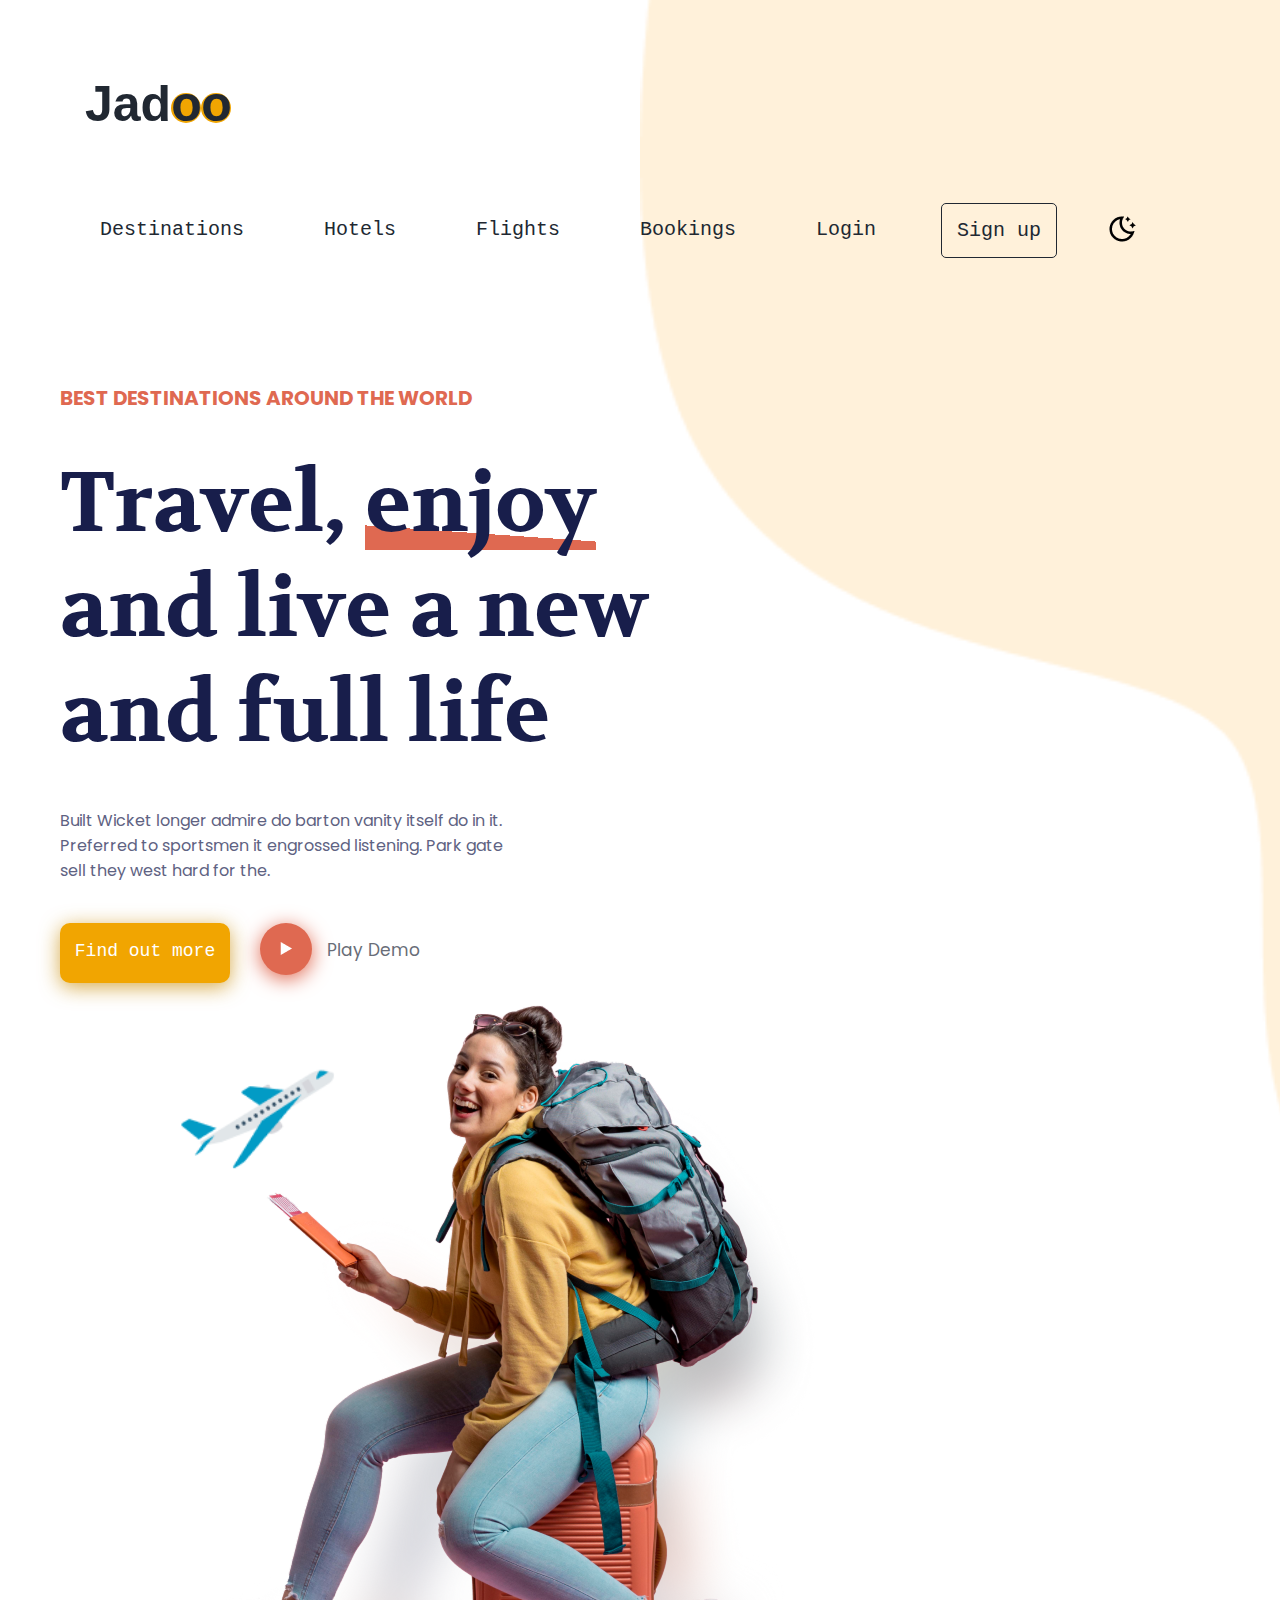
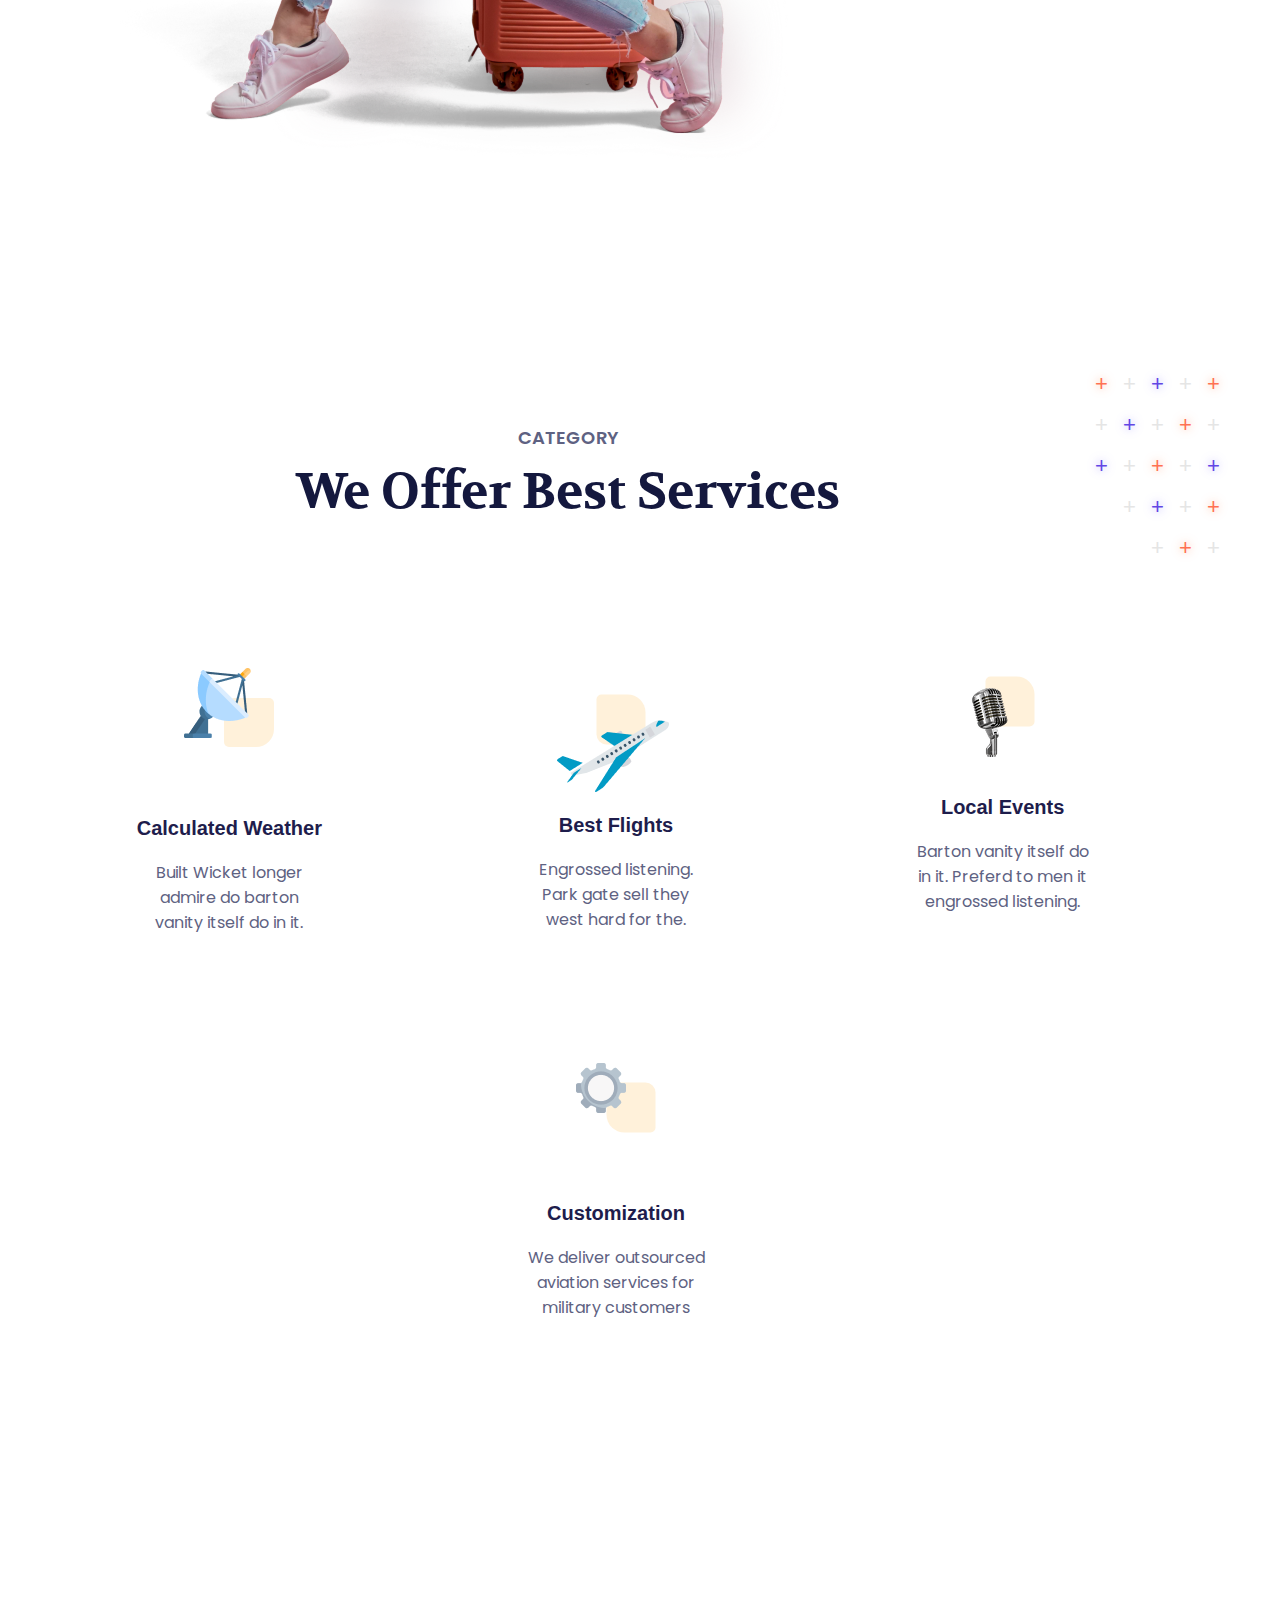
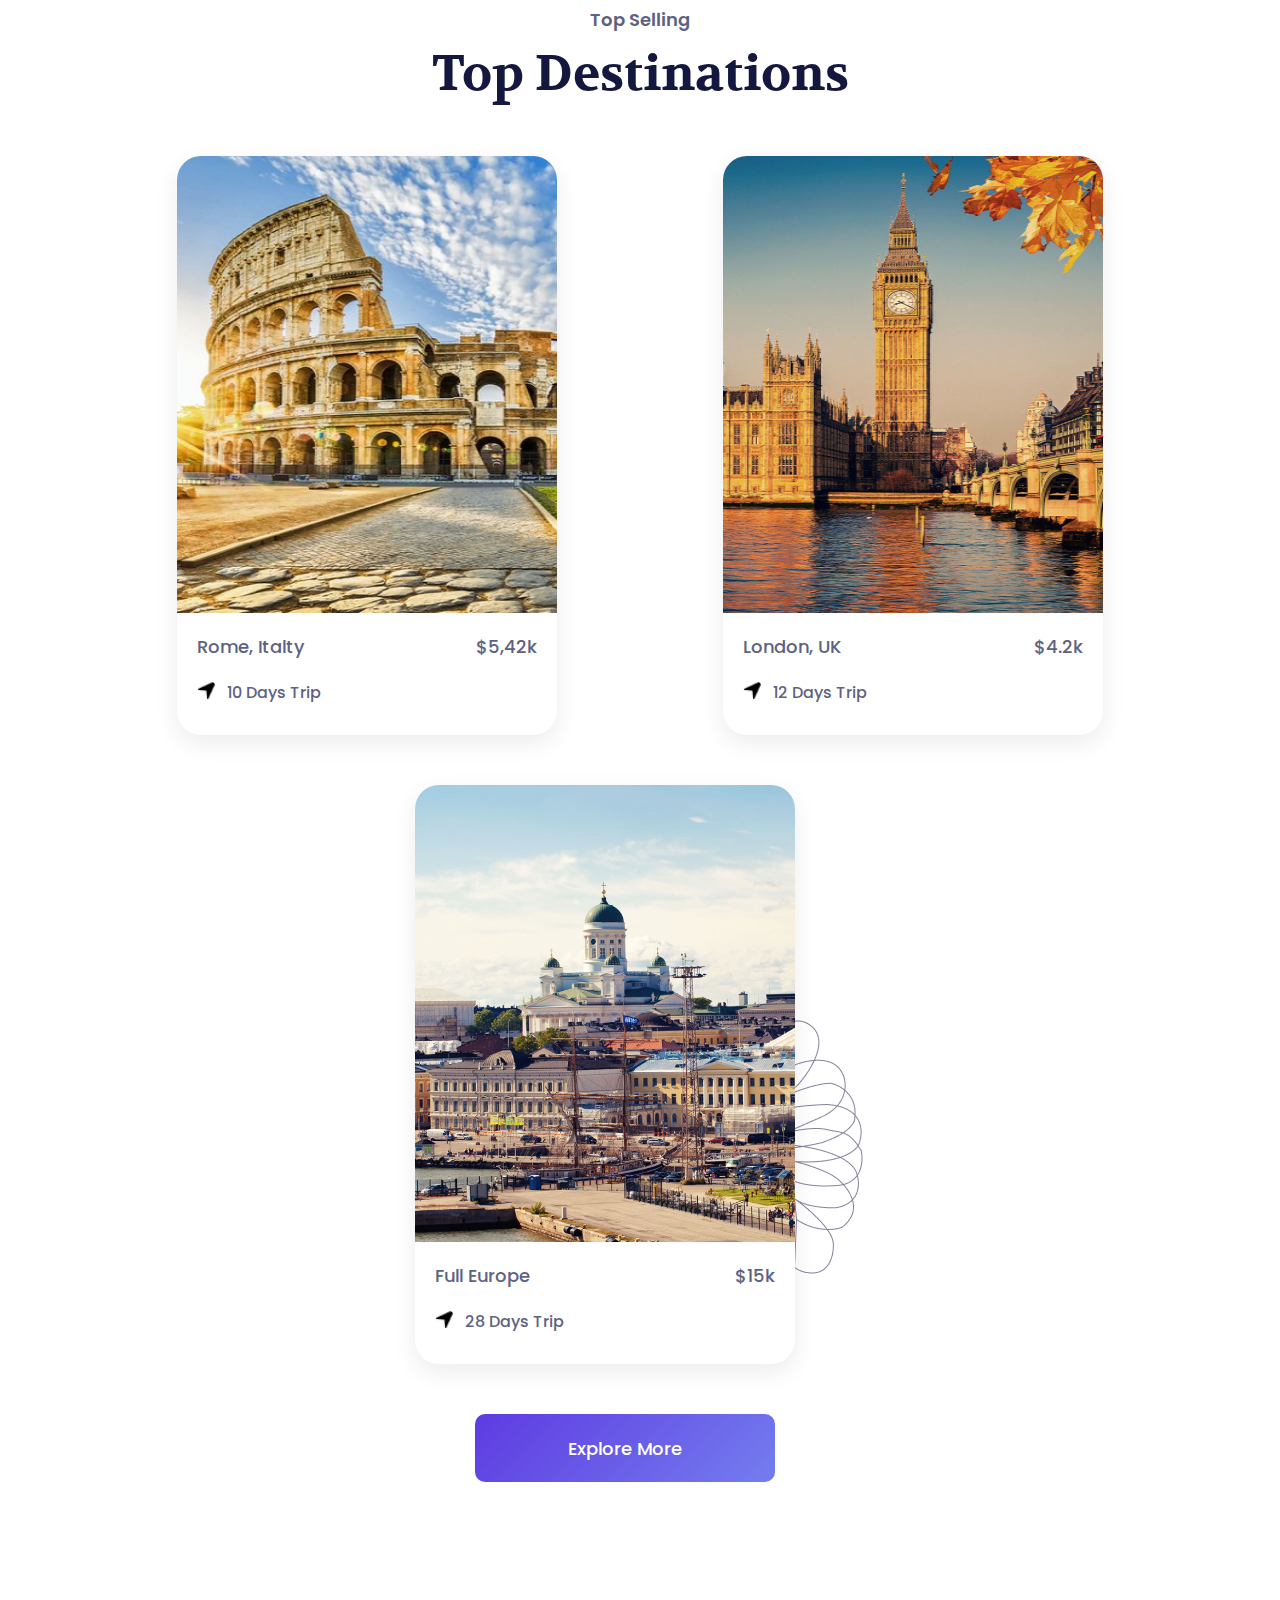
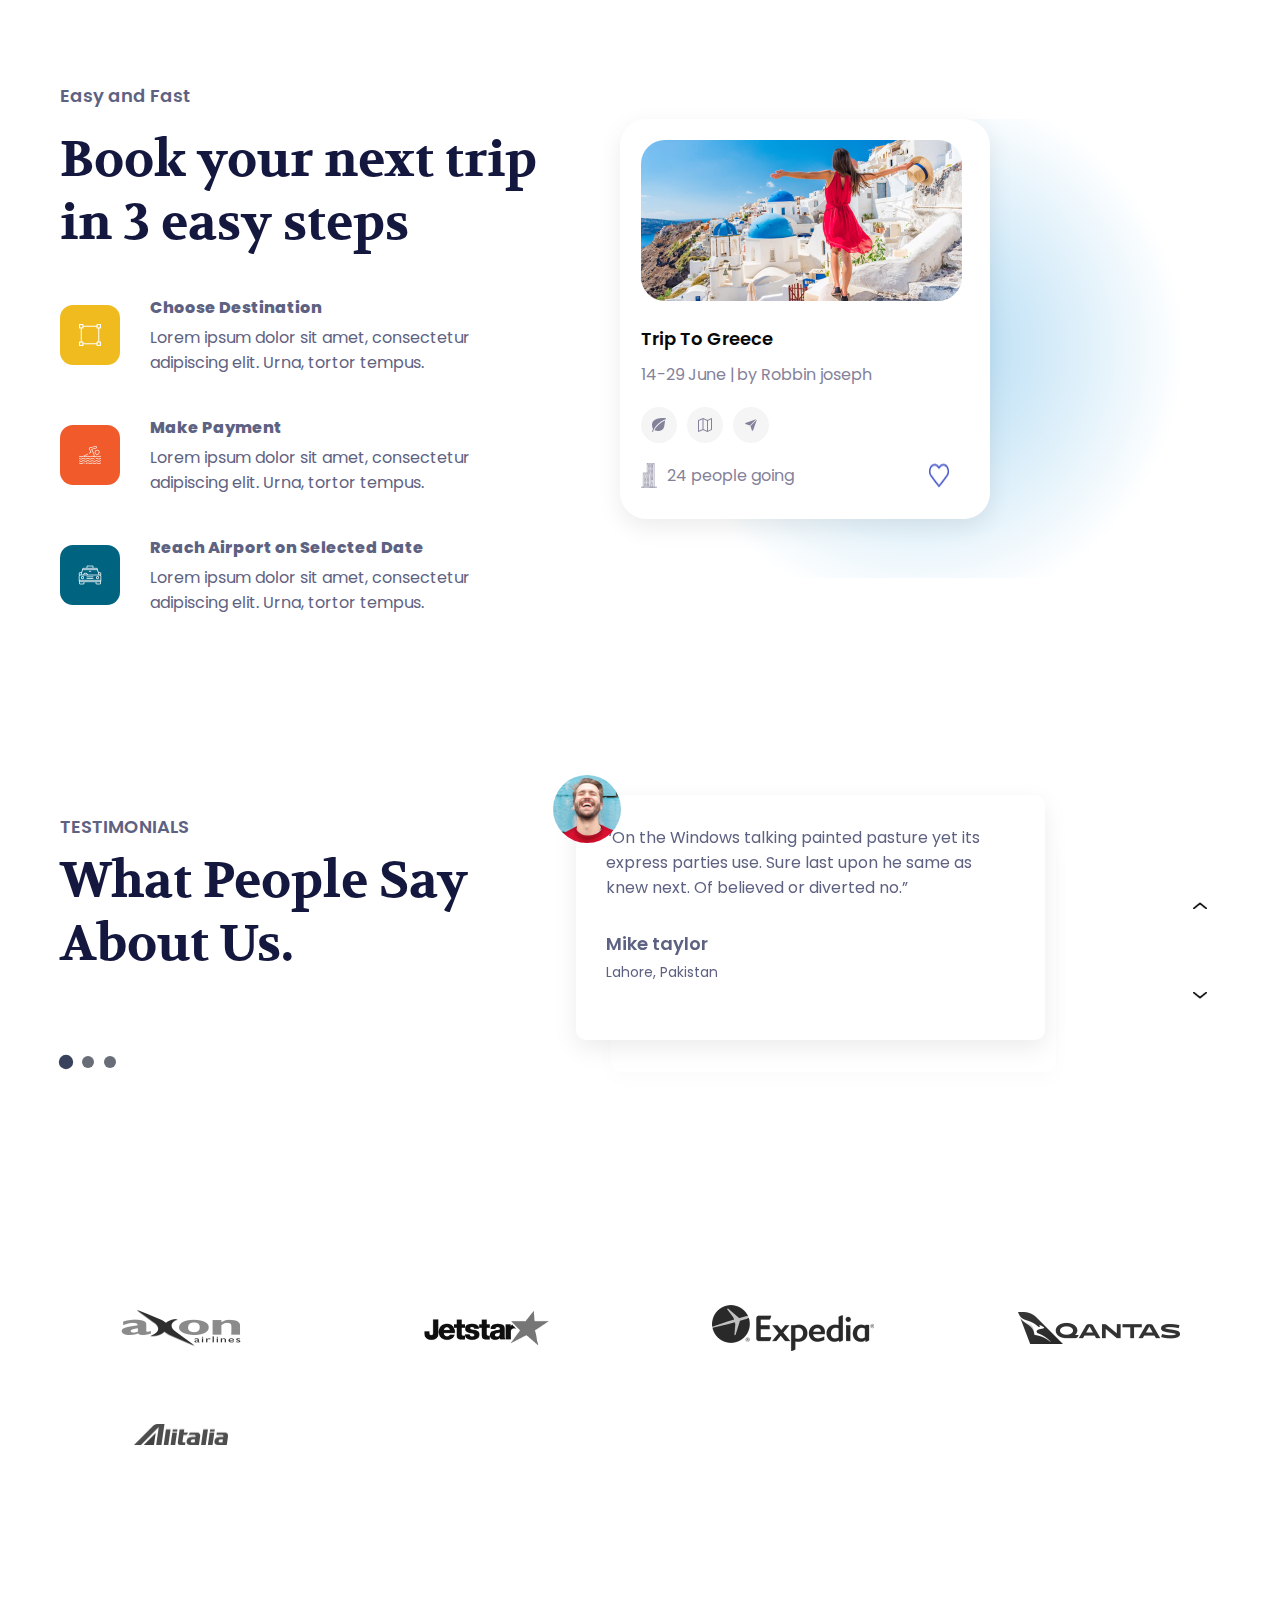
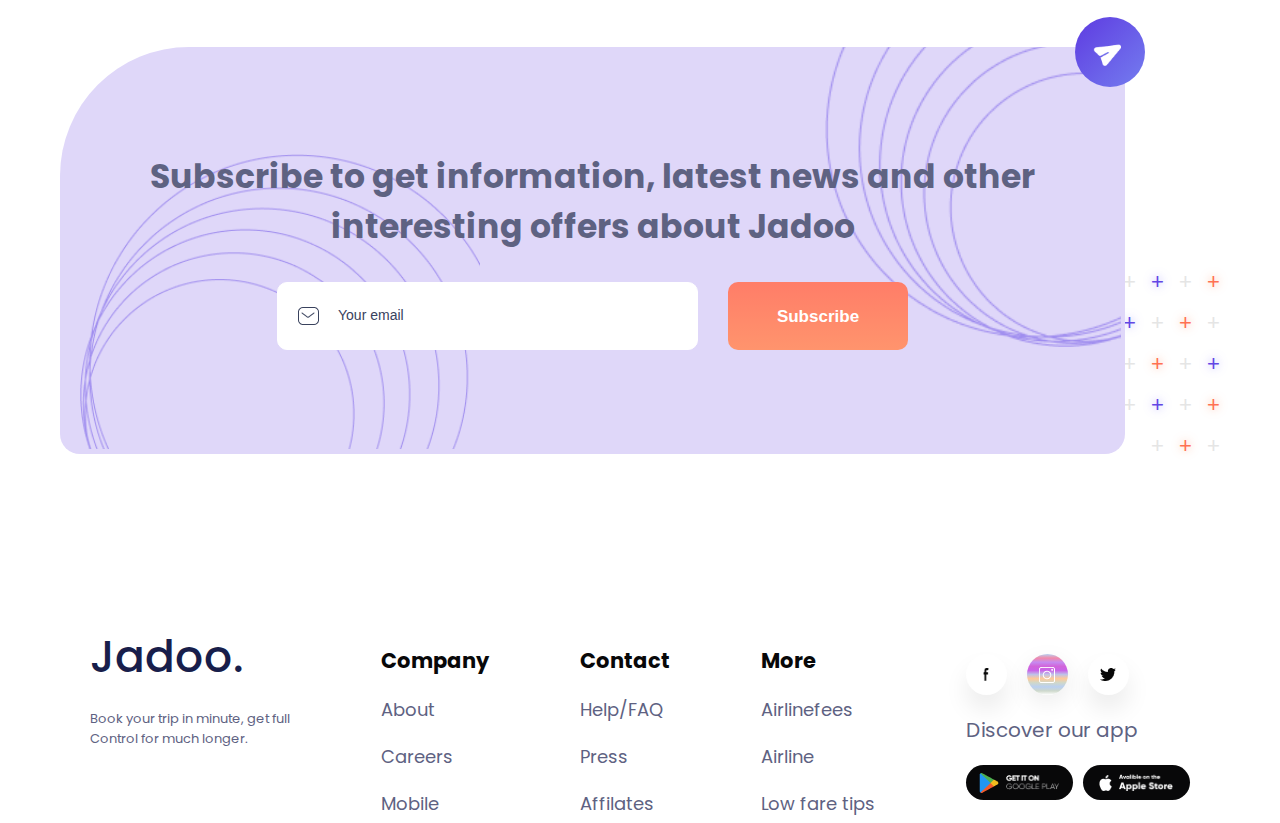
<file: index.html>
<!DOCTYPE html>
<html lang="en">

<head>
    <meta charset="UTF-8">
    <meta name="viewport" content="width=device-width, initial-scale=1.0">
    <meta http-equiv="refresh" content="0; url=home.html">
    <title>Document</title>
</head>

<body>
</body>

</html>
</file>
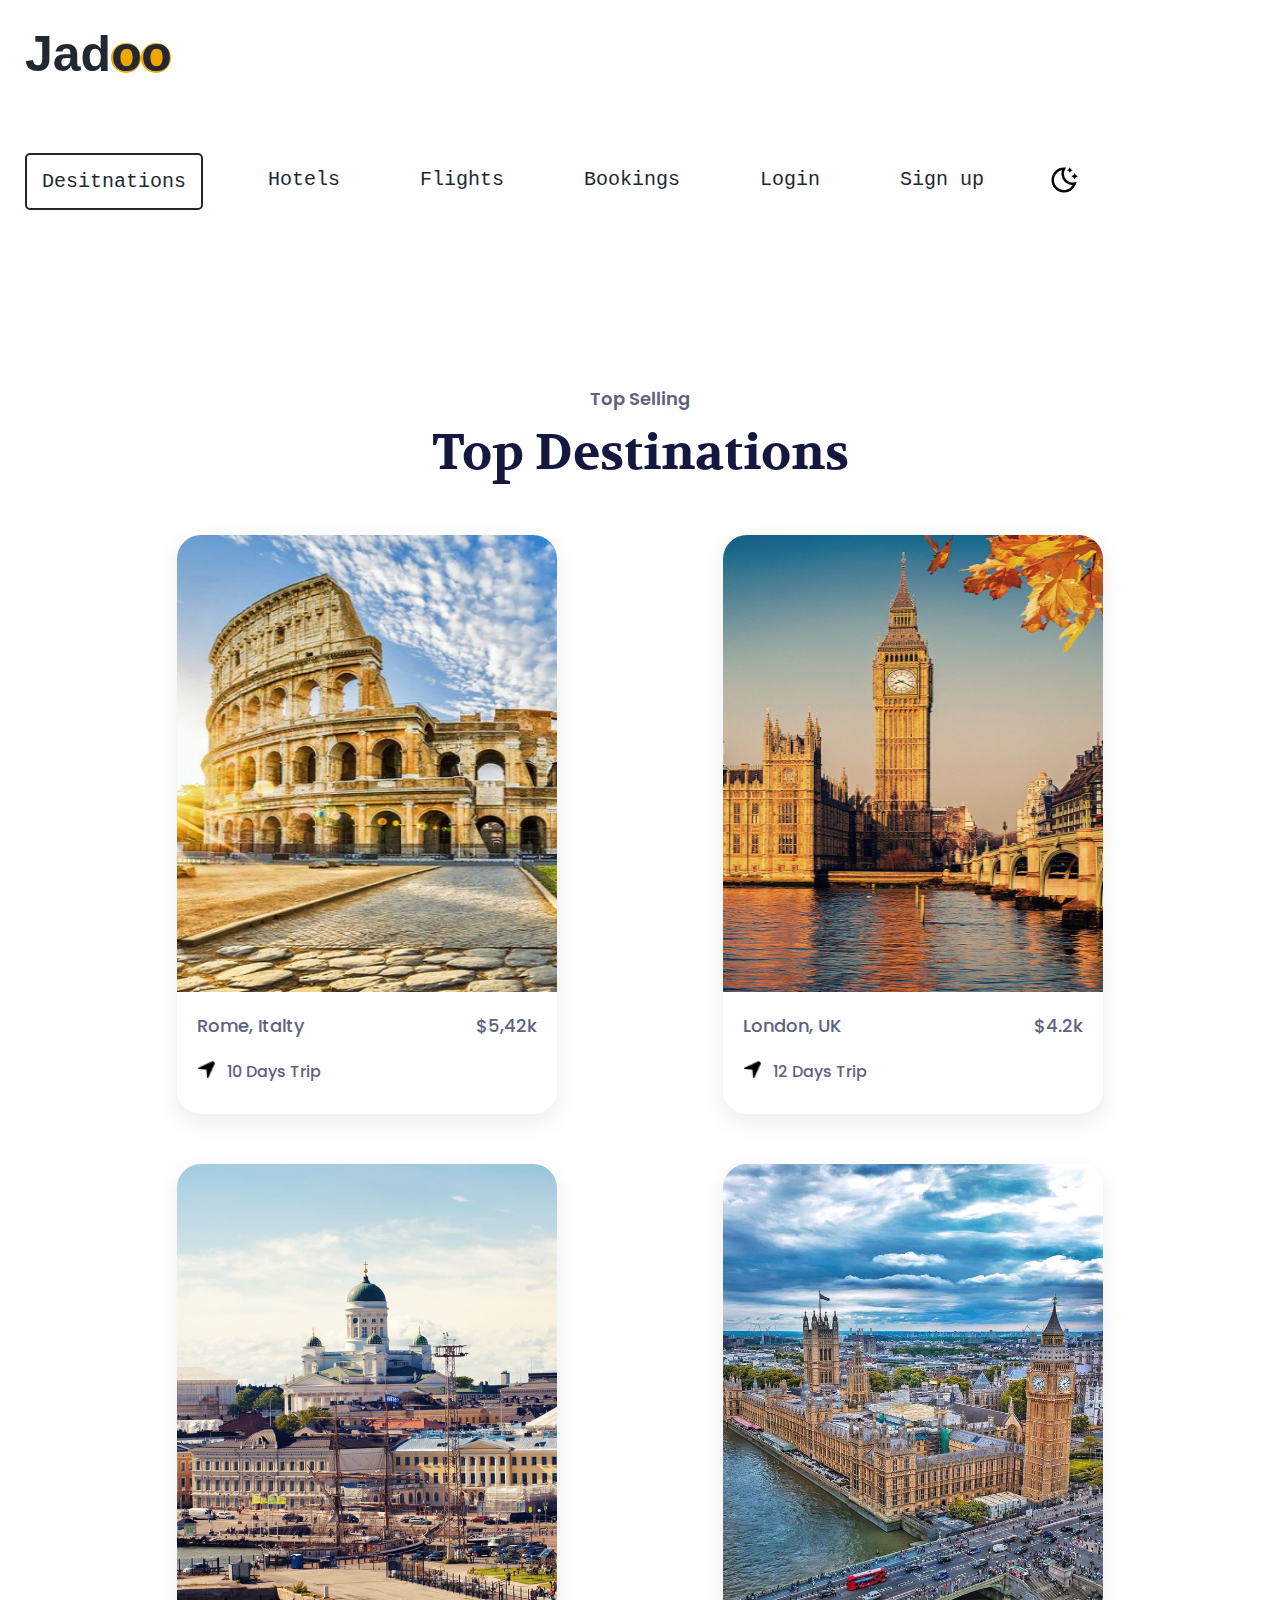
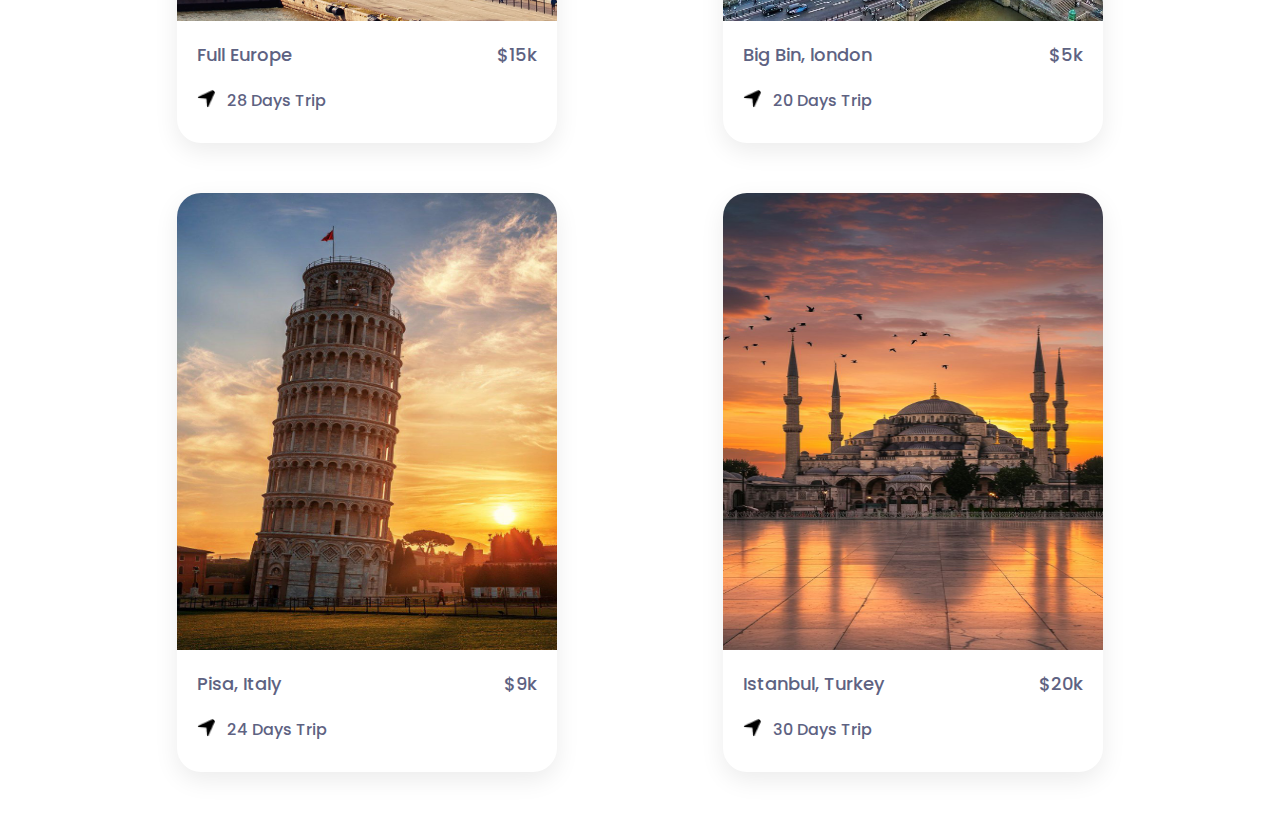
<file: Destinations.html>
<!DOCTYPE html>
<html lang="en">

<head>
    <meta charset="UTF-8">
    <meta name="viewport" content="width=device-width, initial-scale=1.0">
    <title>Document</title>
    <link rel="styleSheet" href="style.css" />
    <link rel="preconnect" href="https://fonts.googleapis.com">
    <link rel="preconnect" href="https://fonts.gstatic.com" crossorigin>
    <link
        href="https://fonts.googleapis.com/css2?family=Inter:ital,opsz,wght@0,14..32,100..900;1,14..32,100..900&family=Poppins:ital,wght@0,100;0,200;0,300;0,400;0,500;0,600;0,700;0,800;0,900;1,100;1,200;1,300;1,400;1,500;1,600;1,700;1,800;1,900&family=Syne:wght@400..800&family=Volkhov:ital,wght@0,400;0,700;1,400;1,700&display=swap"
        rel="stylesheet">
</head>

<body>
    <!-- -------------------------------------------------SECTION 1---------------------------------------------------------------------------- -->
    <div class="navBar">
        <h1 class="navBarHead">Jad<span class="circle">o</span><span class="circle">o</span></h1>
        <span class="navTitles">
            <a href="Destinations.html">Desitnations</a>
            <a href="Hotels.html">Hotels</a>
            <a href="Flights.html">Flights</a>
            <a href="Bookings.html">Bookings</a>
            <a href="Login.html">Login</a>
            <a href="home.html">Sign up</a>
            <button id="themeToggle" class="darkLightButton"><img src="Icons/light_mode.png"></button>
        </span>
    </div>
    <!-- -------------------------------------------------SECTION 2---------------------------------------------------------------------------- -->
    <div class="section3">
        <div class="smallandBigText">
            <p>Top Selling</p>
            <h2>Top Destinations</h2>
        </div>
        <div class="desitnationCards">
            <div class="desCard desCard1">
                <img src="Images/romeItaly.png" />
                <div class="desNameAndPrice">
                    <p>Rome, Italty</p>
                    <p>$5,42k</p>
                </div>
                <div class="numberOfTrips">
                    <img src="Icons/navigation.png" />
                    <p class="trips">10 Days Trip</p>
                </div>
            </div>

            <div class="desCard desCard2">
                <img src="Images/london.jpg" />
                <div class="desNameAndPrice">
                    <p>London, UK</p>
                    <p>$4.2k</p>
                </div>
                <div class="numberOfTrips">
                    <img src="Icons/navigation.png">
                    <p class="trips">12 Days Trip</p>
                </div>
            </div>
            <div class="desCard desCard3">
                <img src="Images/fullEurope.png" />
                <div class="desNameAndPrice">
                    <p>Full Europe</p>
                    <p>$15k</p>
                </div>
                <div class="numberOfTrips">
                    <img src="Icons/navigation.png">
                    <p class="trips">28 Days Trip</p>
                </div>
            </div>
            <div class="desCard desCard4">
                <img src="Images/london2.jpg" />
                <div class="desNameAndPrice">
                    <p>Big Bin, london</p>
                    <p>$5k</p>
                </div>
                <div class="numberOfTrips">
                    <img src="Icons/navigation.png">
                    <p class="trips">20 Days Trip</p>
                </div>
            </div>
            <div class="desCard desCard5">
                <img src="Images/rome2.jpg" />
                <div class="desNameAndPrice">
                    <p>Pisa, Italy</p>
                    <p>$9k</p>
                </div>
                <div class="numberOfTrips">
                    <img src="Icons/navigation.png">
                    <p class="trips">24 Days Trip</p>
                </div>
            </div>
            <div class="desCard desCard6">
                <img src="Images/masjed2.jpg" />
                <div class="desNameAndPrice">
                    <p>Istanbul, Turkey</p>
                    <p>$20k</p>
                </div>
                <div class="numberOfTrips">
                    <img src="Icons/navigation.png">
                    <p class="trips">30 Days Trip</p>
                </div>
            </div>
        </div>
    </div>
    <script src="script.js"></script>

</body>

</html>
</file>
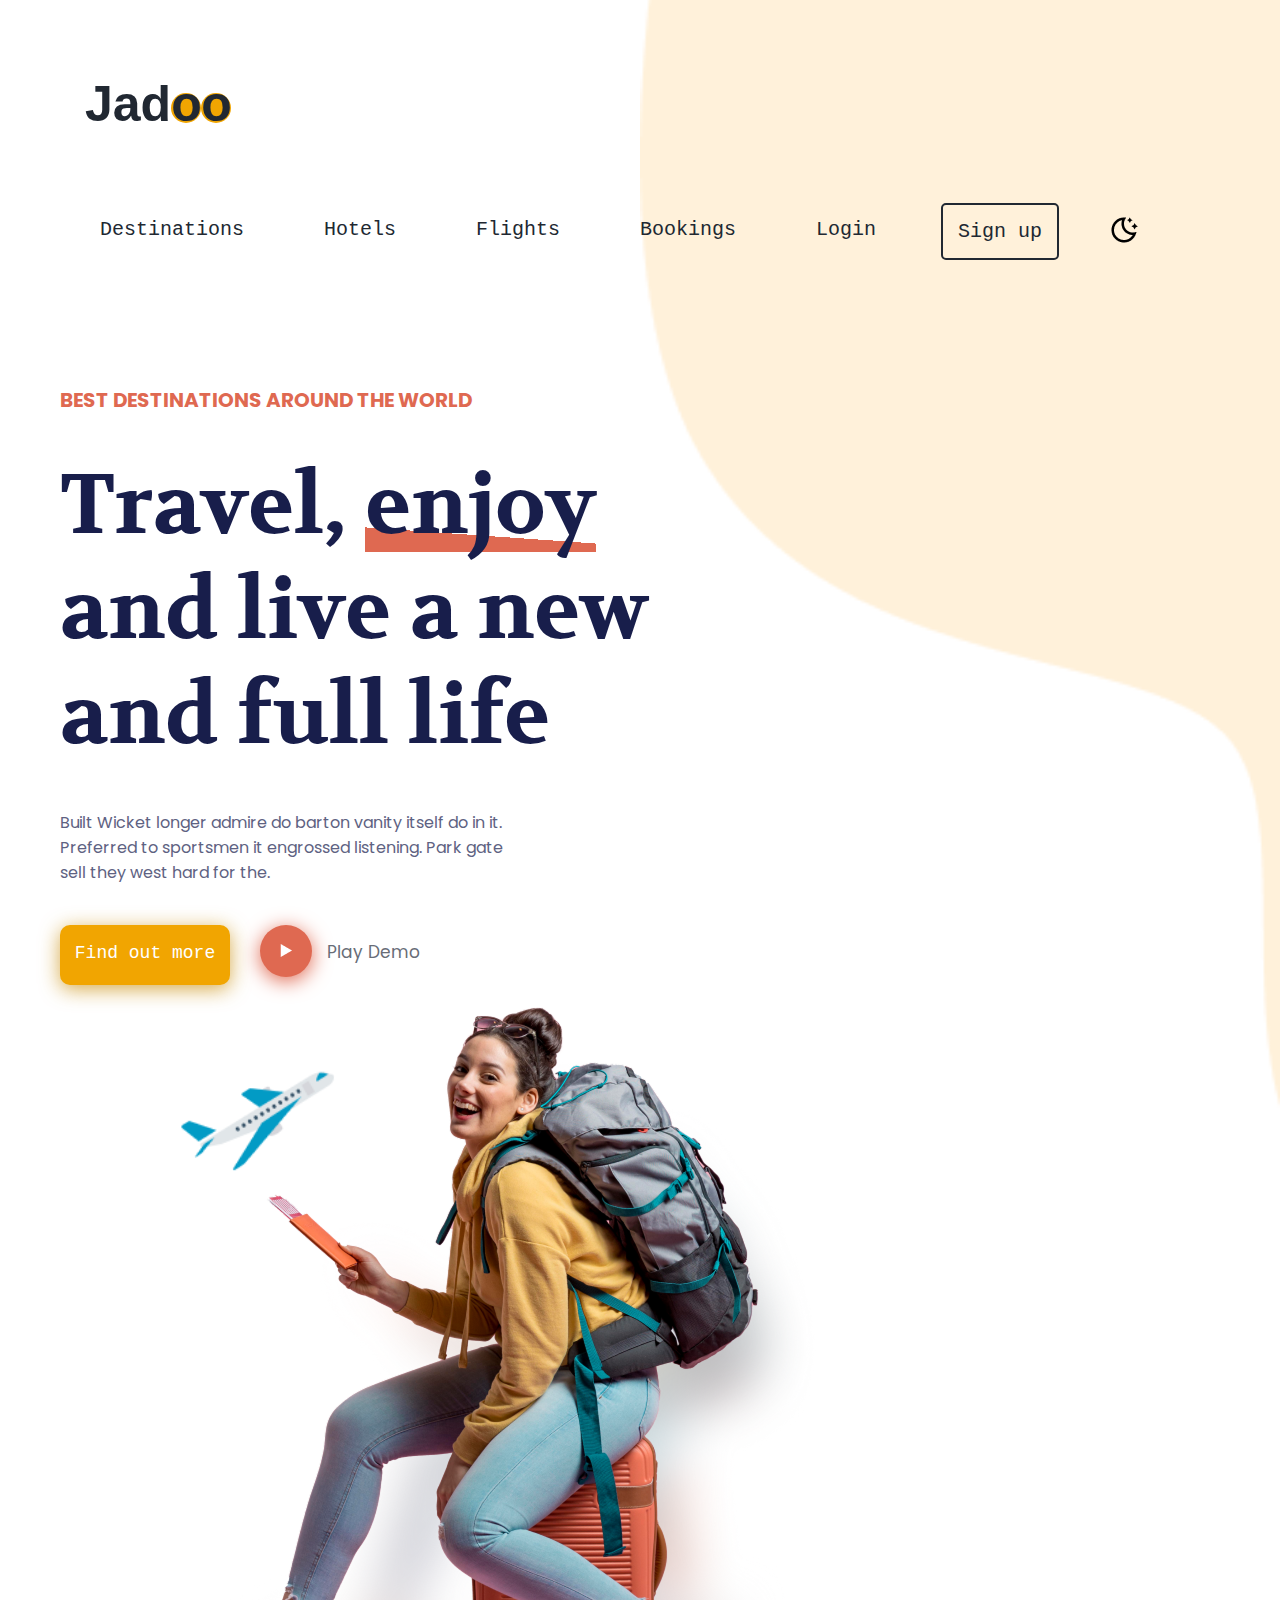
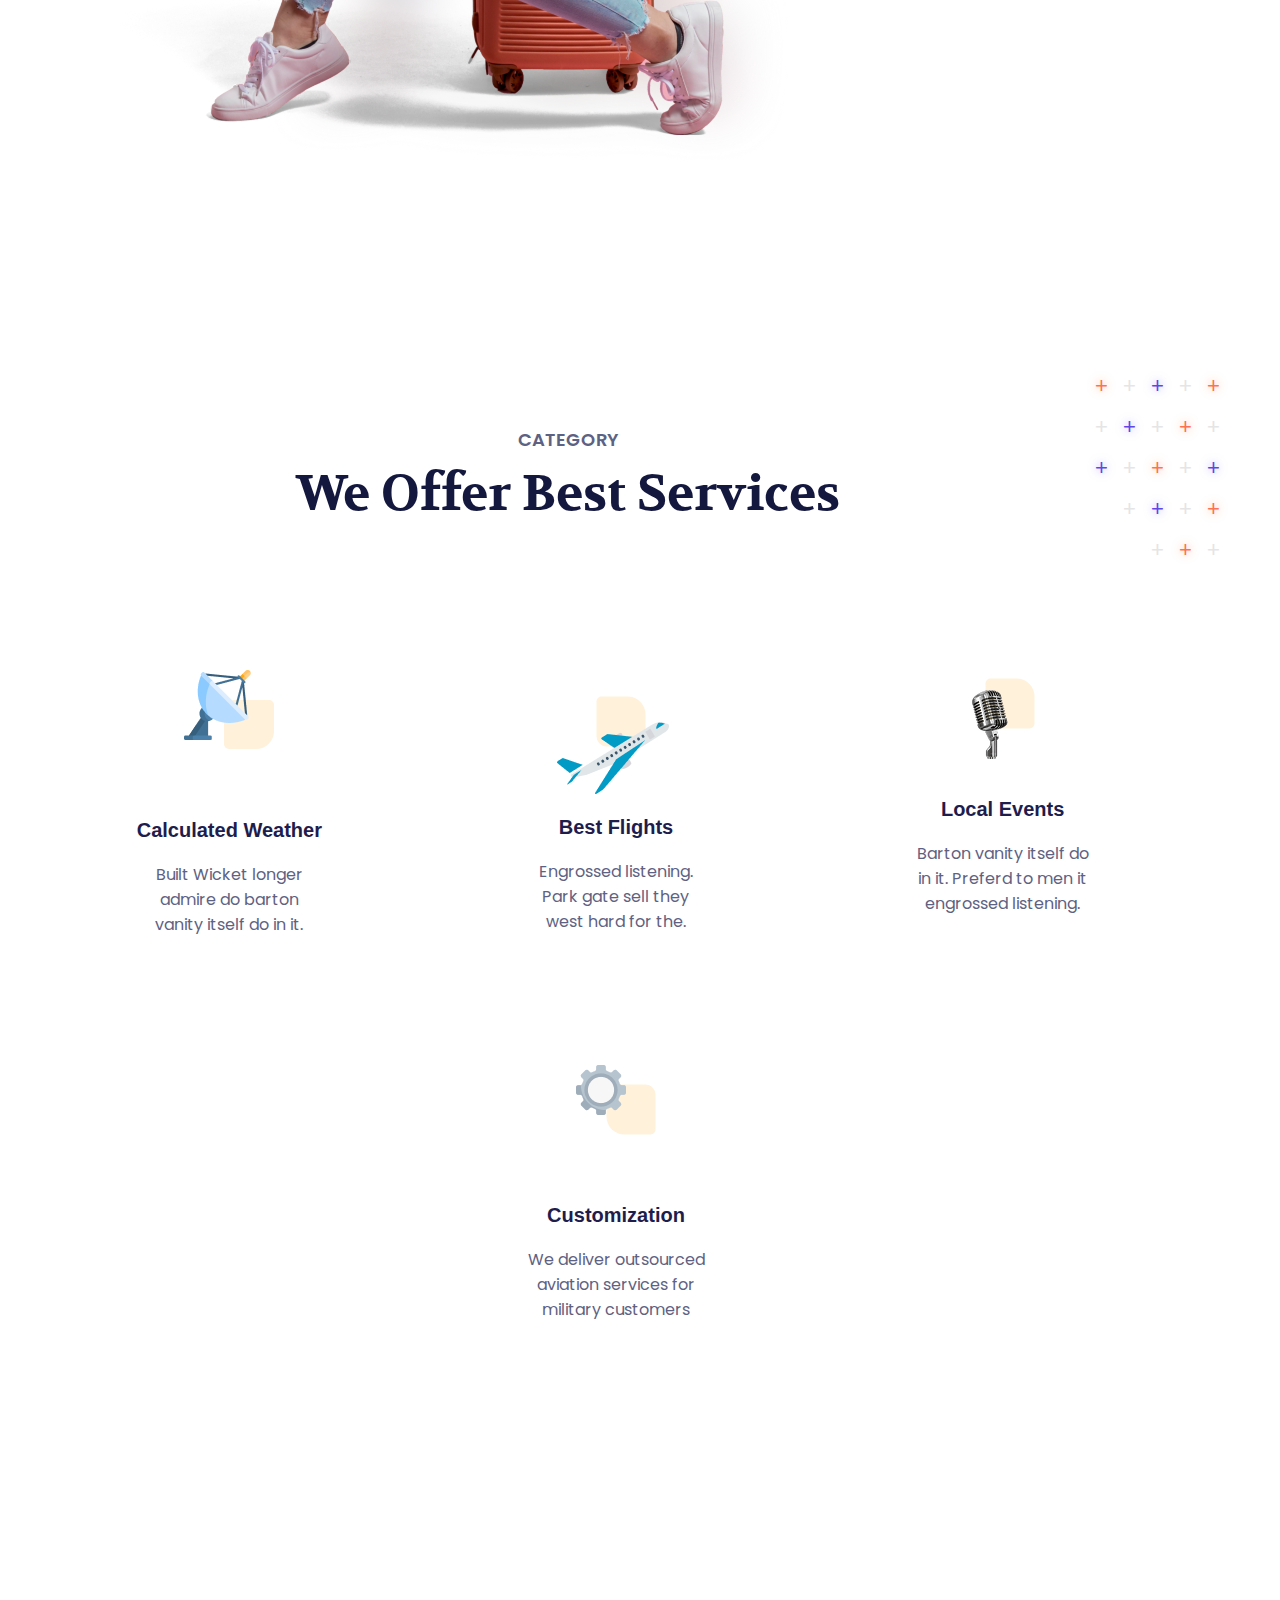
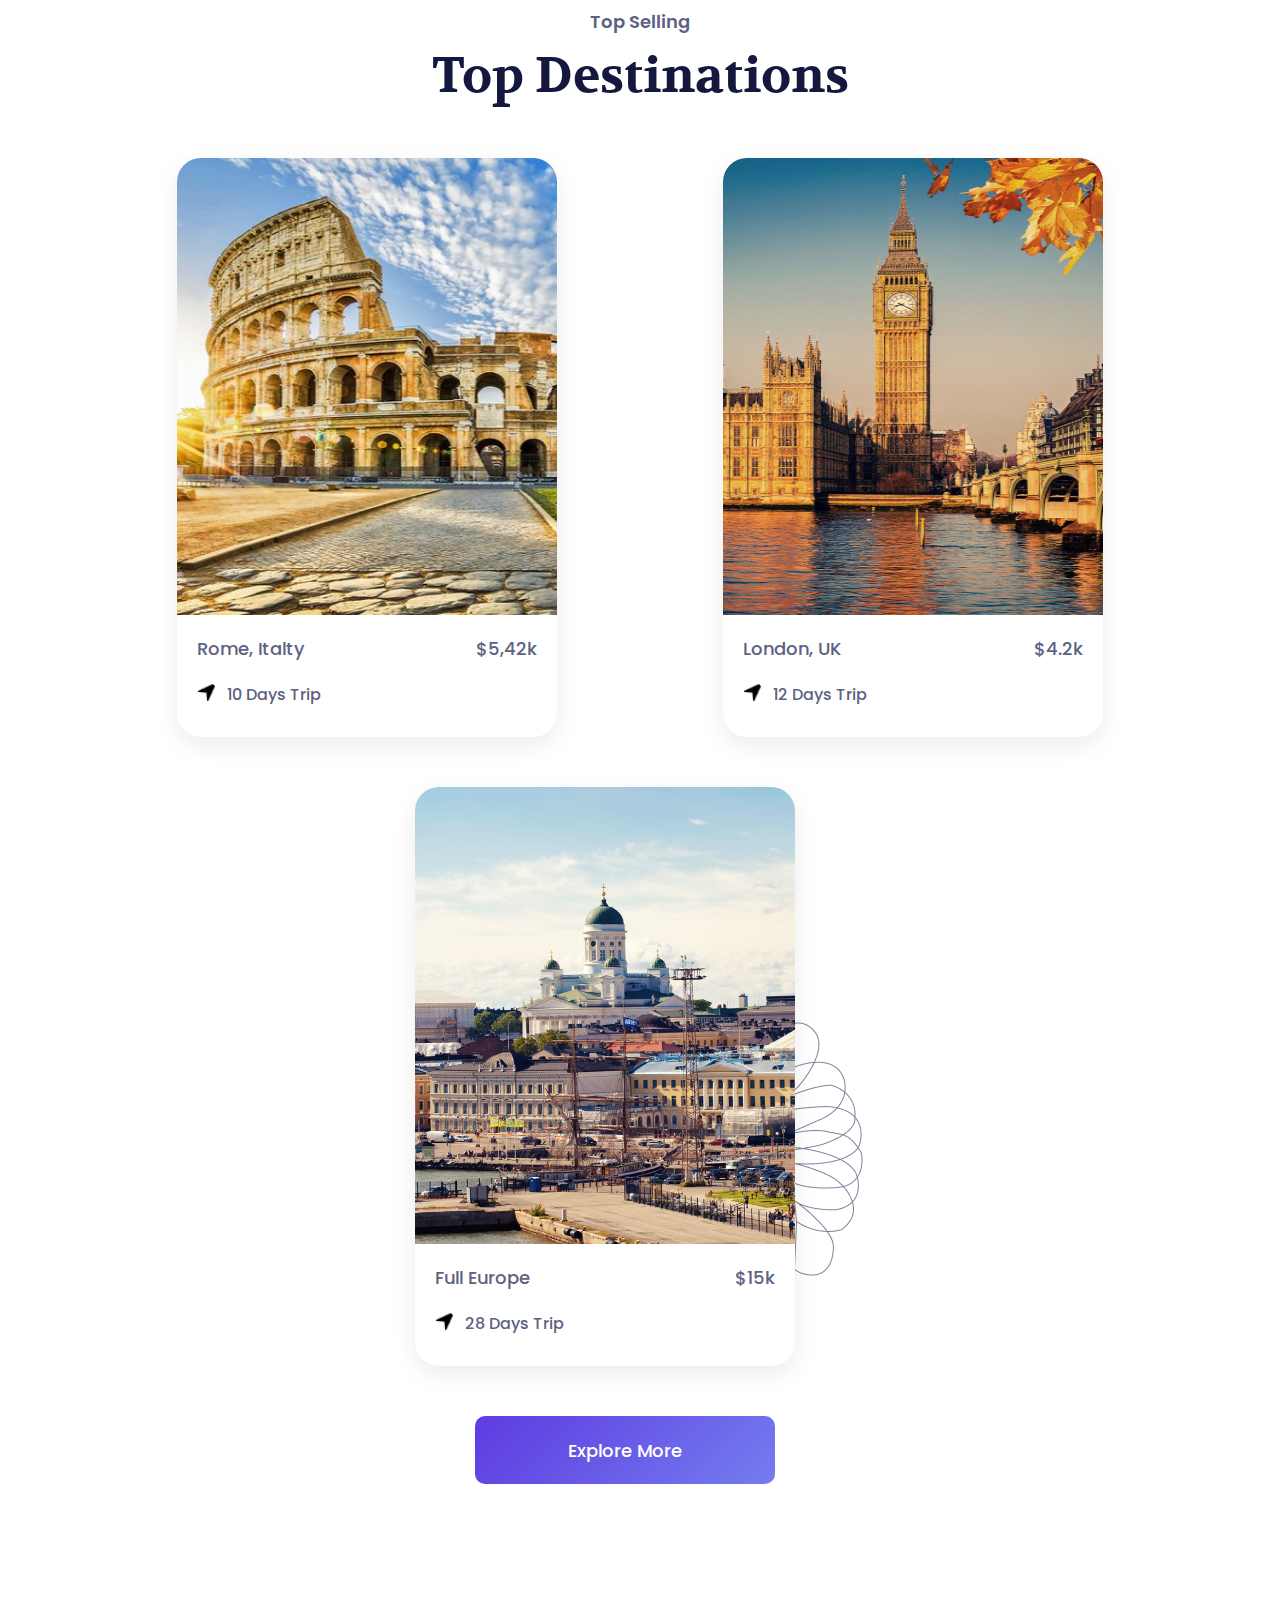
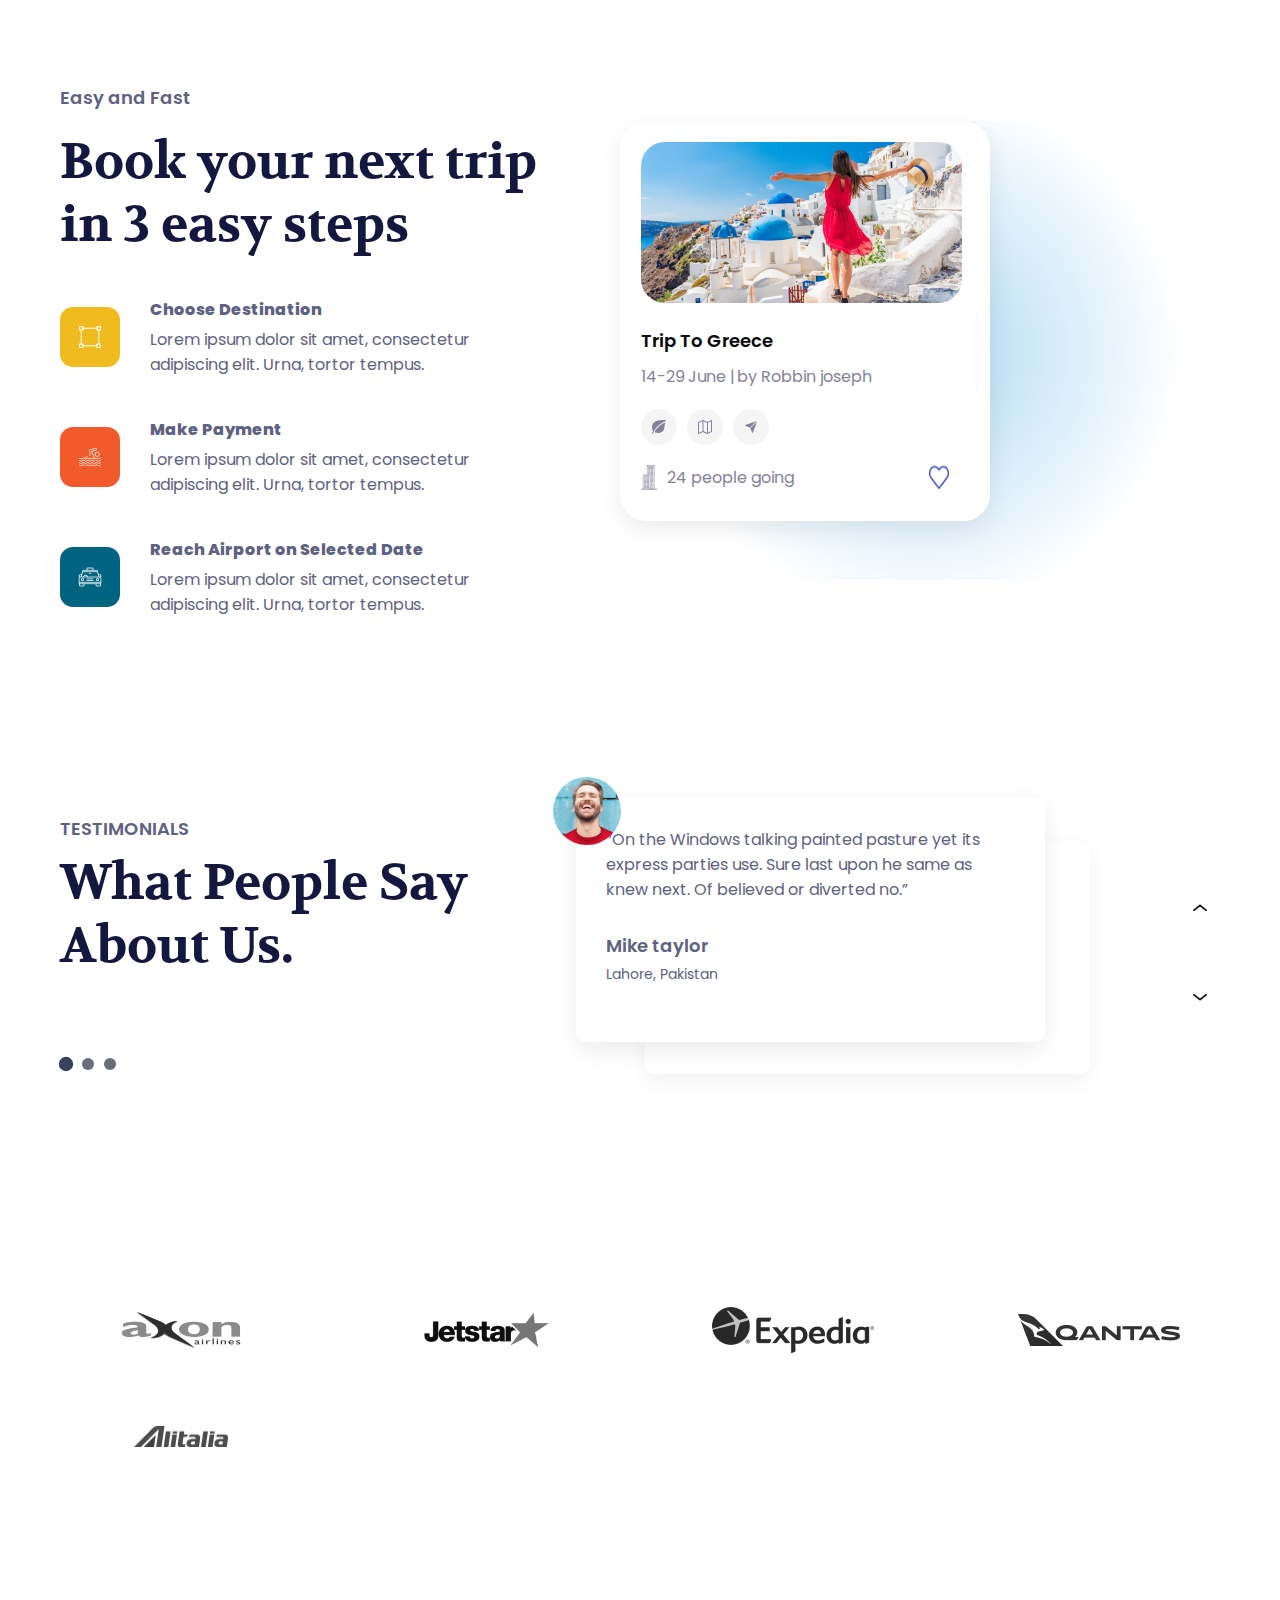
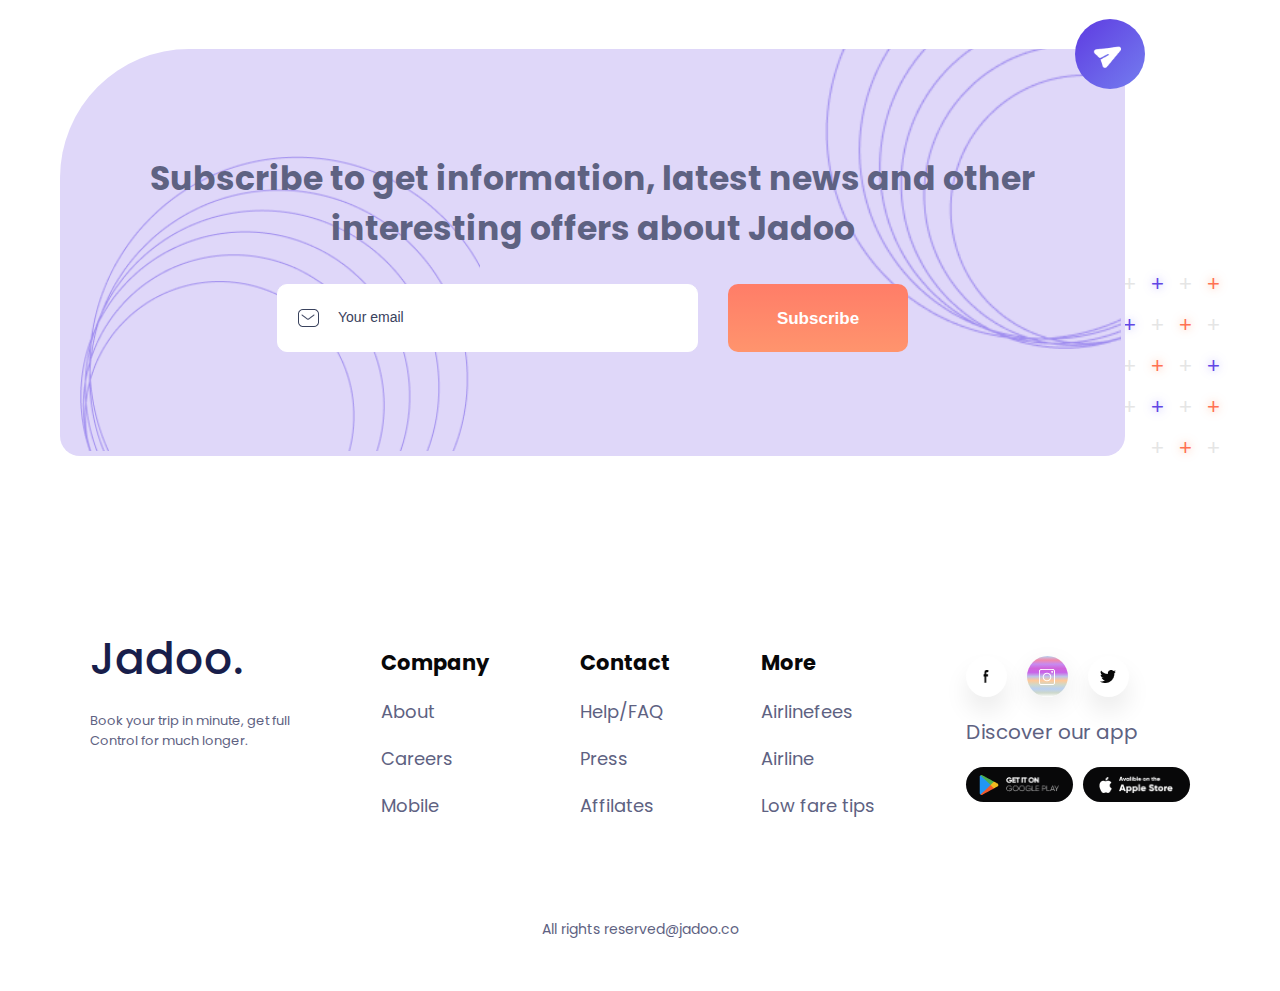
<file: home.html>
<!DOCTYPE html>
<html lang="en">

<head>
    <meta charset="UTF-8">
    <meta name="viewport" content="width=device-width, initial-scale=1.0">
    <title>Document</title>
    <link rel="styleSheet" href="style.css" />
    <link rel="preconnect" href="https://fonts.googleapis.com">
    <link rel="preconnect" href="https://fonts.gstatic.com" crossorigin>
    <link
        href="https://fonts.googleapis.com/css2?family=Inter:ital,opsz,wght@0,14..32,100..900;1,14..32,100..900&family=Poppins:ital,wght@0,100;0,200;0,300;0,400;0,500;0,600;0,700;0,800;0,900;1,100;1,200;1,300;1,400;1,500;1,600;1,700;1,800;1,900&family=Syne:wght@400..800&family=Volkhov:ital,wght@0,400;0,700;1,400;1,700&display=swap"
        rel="stylesheet">
</head>

<body>
    <!---------------------------------------------------------SECTION 1------------------------------------------------------------------------------------ -->
    <div class="section1">
        <div class="navBar">
            <h1 class="navBarHead">Jad<span class="circle">o</span><span class="circle">o</span></h1>
            <span class="navTitles">
                <a href="Destinations.html">Destinations</a>
                <a href="Hotels.html">Hotels</a>
                <a href="Flights.html">Flights</a>
                <a href="Bookings.html">Bookings</a>
                <a href="Login.html">Login</a>
                <a href="home.html">Sign up</a>
                <button id="themeToggle" class="darkLightButton"><img src="Icons/light_mode.png"></button>
            </span>
        </div>
        <div class="textAndBigImage">
            <div class="travelText">
                <p class="bestDetination">Best Destinations around the world</p>
                <h1 class="bigText">Travel, <span class="highlight">enjoy</span><br> and live a new <br>and full life
                </h1>
                <p class="para1">Built Wicket longer admire do barton vanity itself do in it.<br>
                    Preferred to sportsmen it engrossed listening. Park gate<br>
                    sell they west hard for the.</p>
                <div class="findOutMoreButtonAndPlayDemo">
                    <a href="#" class="findOutMore">Find out more</a>
                    <div class="playDemo">
                        <div class="demoCircle">
                            <img src="Icons/playDemo.png" />
                        </div>
                        <p>Play Demo</p>
                    </div>
                </div>
            </div>
            <div class="travelImage">
                <div class="travelImageWrapper">
                    <img src="Images/traveller.png" class="travellerImage" />
                </div>
            </div>
        </div>
    </div>
    <!---------------------------------------------------------SECTION 2------------------------------------------------------------------------------------ -->
    <div class="section2">
        <div class="category">
            <div class="smallandBigText">
                <p>CATEGORY</p>
                <h2>We Offer Best Services</h2>
            </div>
            <div class="plusDiv">
                <div class="plusRow">
                    <div class="plus orange">+</div>
                    <div class="plus">+</div>
                    <div class="plus purple">+</div>
                    <div class="plus">+</div>
                    <div class="plus orange">+</div>
                </div>

                <div class="plusRow">
                    <div class="plus">+</div>
                    <div class="plus purple">+</div>
                    <div class="plus">+</div>
                    <div class="plus orange">+</div>
                    <div class="plus">+</div>
                </div>

                <div class="plusRow">
                    <div class="plus purple">+</div>
                    <div class="plus">+</div>
                    <div class="plus orange">+</div>
                    <div class="plus">+</div>
                    <div class="plus purple">+</div>
                </div>

                <div class="plusRow">
                    <div class="plus">+</div>
                    <div class="plus purple">+</div>
                    <div class="plus">+</div>
                    <div class="plus orange">+</div>
                </div>

                <div class="plusRow">
                    <div class="plus">+</div>
                    <div class="plus orange">+</div>
                    <div class="plus">+</div>
                </div>
            </div>
        </div>

        <div class="offercards">

            <div class="cardWrapper"">
            <div class=" card card1">
                <div class="imageAndrectangle">
                    <img src="Images/satellite.png" />
                    <div class="smallRectangleWhite i1"></div>
                </div>

                <div class="headTextAndPara">
                    <h3>Calculated Weather</h3>
                    <p>Built Wicket longer
                        <br> admire do barton
                        <br> vanity itself do in it.
                    </p>
                </div>
            </div>
            <div class="card-shape card-shape1"></div>
        </div>

        <div class="cardWrapper">
            <div class="card card2">
                <div class="imageAndrectangle">
                    <img src="Images/flight.png" />
                    <div class="smallRectangleWhite i2"></div>
                </div>
                <div class="headTextAndPara">
                    <h3>Best Flights</h3>
                    <p>Engrossed listening.<br>
                        Park gate sell they<br>
                        west hard for the.</p>
                </div>
            </div>
            <div class="card-shape card-shape1"></div>
        </div>

        <div class="cardWrapper">
            <div class="card card3">
                <div class="imageAndrectangle">
                    <img src="Images/microphone.png" />
                    <div class="smallRectangleWhite i3"></div>
                </div>

                <div class="headTextAndPara">
                    <h3>Local Events</h3>
                    <p>Barton vanity itself do<br>
                        in it. Preferd to men it<br>
                        engrossed listening. </p>
                </div>
            </div>
            <div class="card-shape card-shape3"></div>
        </div>

        <div class="cardWrapper">
            <div class="card card4">
                <div class="imageAndrectangle">
                    <img src="Images/settings.png" />
                    <div class="smallRectangleWhite i4"></div>
                </div>

                <div class="headTextAndPara">
                    <h3>Customization</h3>
                    <p>We deliver outsourced<br>
                        aviation services for<br>
                        military customers</p>
                </div>
            </div>
            <div class="card-shape card-shape4"></div>
        </div>

    </div>
    </div>
    <!---------------------------------------------------------SECTION 3------------------------------------------------------------------------------------ -->
    <div class="section3">
        <div class="smallandBigText">
            <p>Top Selling</p>
            <h2>Top Destinations</h2>
        </div>
        <div class="desitnationCards">
            <div class="desCard desCard1">
                <img src="Images/romeItaly.png" />
                <div class="desNameAndPrice">
                    <p>Rome, Italty</p>
                    <p>$5,42k</p>
                </div>
                <div class="numberOfTrips">
                    <img src="Icons/navigation.png" />
                    <p class="trips">10 Days Trip</p>
                </div>
            </div>

            <div class="desCard desCard2">
                <img src="Images/london.jpg" />
                <div class="desNameAndPrice">
                    <p>London, UK</p>
                    <p>$4.2k</p>
                </div>
                <div class="numberOfTrips">
                    <img src="Icons/navigation.png">
                    <p class="trips">12 Days Trip</p>
                </div>
            </div>

            <div class="desCardWrapper">
                <div class="desCard desCard3">
                    <img src="Images/fullEurope.png" />
                    <div class="desNameAndPrice">
                        <p>Full Europe</p>
                        <p>$15k</p>
                    </div>
                    <div class="numberOfTrips">
                        <img src="Icons/navigation.png">
                        <p class="trips">28 Days Trip</p>
                    </div>
                </div>
                <img src="Images/decore2.png" class="decore2Image" />
            </div>
        </div>
        <center><a href="Destinations.html" class="exploreMore">Explore More</a></center>
    </div>
    <!---------------------------------------------------------SECTION 4------------------------------------------------------------------------------------ -->
    <div class="section4">
        <div class="bookNextTrip">
            <div class="easyAndFastText">
                <p>Easy and Fast</p>
                <h1>Book your next trip<br>
                    in 3 easy steps</h1>
            </div>
            <div class="imageAndParaText">
                <div class="square square1">
                    <img src="Icons/selection1.png" class="img1" />
                </div>
                <div class="chooseMakeReach">
                    <h3>Choose Destination</h3>
                    <p>Lorem ipsum dolor sit amet, consectetur<br>
                        adipiscing elit. Urna, tortor tempus. </p>
                </div>
            </div>
            <div class="imageAndParaText">
                <div class="square square2">
                    <img src="Icons/selection2.png" class="img2" />
                </div>
                <div class="chooseMakeReach">
                    <h3>Make Payment</h3>
                    <p>Lorem ipsum dolor sit amet, consectetur<br>
                        adipiscing elit. Urna, tortor tempus. </p>
                </div>
            </div>
            <div class="imageAndParaText">
                <div class="square square3">
                    <img src="Icons/selection3.png" class="img3" />
                </div>
                <div class="chooseMakeReach">
                    <h3>Reach Airport on Selected Date</h3>
                    <p>Lorem ipsum dolor sit amet, consectetur<br>
                        adipiscing elit. Urna, tortor tempus. </p>
                </div>
            </div>
        </div>
        <div class="cardTripWrapper">
            <div class="tripsCard">
                <div class="tripBigCard">
                    <div class="tripImage">
                        <img src="Images/tripImage.jpg" class="imgTrip" />
                    </div>
                    <div class="tripToDes">
                        <h3>Trip To Greece</h3>
                        <div class="dateAndBy">
                            <p>14-29 June |</p>
                            <p>by Robbin joseph</p>
                        </div>
                    </div>
                    <div class="tripIcons">
                        <div class="tripCircle">
                            <img src="Icons/leaf.png" />
                        </div>
                        <div class="tripCircle">
                            <img src="Icons/map.png" />
                        </div>
                        <div class="tripCircle">
                            <img src="Icons/navegate.png" />
                        </div>
                    </div>
                    <div class="numOfppl">
                        <div class="buildingAndText">
                            <img src="Icons/building.png" />
                            <p>24 people going</p>
                        </div>
                        <img src="Icons/fav.png" class="favIcon" />
                    </div>
                </div>
            </div>
            <div class="ongoing">
                <div class="onGoingImageAndText">
                    <img src="Images/masjed.png" class="masjedImage" />
                    <div class="onGoingText">
                        <p class="onGoingPara">Ongoing</p>
                        <h3>Trip to rome</h3>
                        <div class="percentage">
                            <p class="percent">40%</p>
                            <p class="completeText">completed</p>
                            <div class="progressBar">
                                <div class="progress"></div>
                            </div>
                        </div>
                    </div>
                </div>
            </div>
        </div>
    </div>
    <!---------------------------------------------------------SECTION 5------------------------------------------------------------------------------------ -->
    <div class="section5">
        <div class="whatpplSay">
            <div class="paraAndSayText">
                <p>Testimonials</p>
                <h1>What people say<br>about Us.</h1>
            </div>
            <div class="dots">
                <div class="dot active"></div>
                <div class="dot"></div>
                <div class="dot"></div>
            </div>
        </div>
        <div class="sayCardsBigDiv">
            <div class="cards-container">
                <div class="sayCardsWrapper active">
                    <div class="boyDiv"><img src="Images/boy.png" class="boyImage"></div>
                    <div class="boySaying">
                        <p class="saying">
                            “On the Windows talking painted pasture yet its<br>
                            express parties use. Sure last upon he same as<br>
                            knew next. Of believed or diverted no.”</p>
                        <div>
                            <h3>Mike taylor</h3>
                            <p class="pplTile">Lahore, Pakistan</p>
                        </div>
                    </div>
                </div>
                <div class="sayCardsWrapper">
                    <div class="boyDiv"><img src="Images/boy2.png" class="boyImage boy2"></div>
                    <div class="boySaying">
                        <p class="saying">
                            “The team made the entire process seamless,<br>
                            handling everything with great care and professionalism.
                        </p>
                        <div>
                            <h3>Liam James</h3>
                            <p class="pplTile">CEO of Red Button</p>
                        </div>
                    </div>
                </div>
                <div class="sayCardsWrapper">
                    <div class="boyDiv"><img src="Images/boy3.jpg" class="boyImage"></div>
                    <div class="boySaying">
                        <p class="saying">
                            “It was more than just a service, <br>
                            it was a truly stress-free experience.
                        </p>
                        <div>
                            <h3>Leo Thomas</h3>
                            <p class="pplTile">Co-Founder & Visionary</p>
                        </div>
                    </div>
                </div>
            </div>

            <div class="navigation">
                <div class="arrowDiv" id="prev-btn"><img src="Icons/arrowUp.png" class="arrowIcon"></div>
                <div class="arrowDiv active" id="next-btn"><img src="Icons/arrowDown.png" class="arrowIcon"></div>
            </div>
        </div>
    </div>
    <!---------------------------------------------------------SECTION 6------------------------------------------------------------------------------------ -->
    <div class="section6">
        <div class="logoDiv">
            <img src="Images/axon.png" class="axonImage" />
        </div>

        <div class="logoDiv">
            <img src="Images/jestar.png" class="jesterImage" />
        </div>

        <div class="logoDiv">
            <img src="Images/expedia.png" class="expediaImage" />
        </div>

        <div class="logoDiv">
            <img src="Images/qantas.png" class="qantasImage" />
        </div>

        <div class="logoDiv">
            <img src="Images/alitalia.png" class="alitaliaImage" />
        </div>

    </div>
    <!---------------------------------------------------------SECTION 7------------------------------------------------------------------------------------ -->
    <div class="section7">
        <div class="section7Wrapper">
            <div class="subscribeDivWrapper">
                <div class="subscribeDiv">
                    <h1>Subscribe to get information, latest news and other<br>
                        interesting offers about Jadoo</h1>
                    <div class="formAndSubButton">
                        <form>
                            <input type="email" id="email" class="FormInput" placeholder="Your email" required />
                        </form>
                        <a href="#" class="subButtton" id="subscribeBtn">Subscribe</a>
                </div>
                <p id="subscribeMessage" style="display:none;"></p>
            </div>
            <div class="sendButton">
                <img src="Icons/sendSubscribe.png" class="sendIconSub" />
            </div>
        </div>
        <div class="plusDiv2">
            <div class="plusRow">
                <div class="plus orange">+</div>
                <div class="plus">+</div>
                <div class="plus purple">+</div>
                <div class="plus">+</div>
                <div class="plus orange">+</div>
            </div>

            <div class="plusRow">
                <div class="plus">+</div>
                <div class="plus purple">+</div>
                <div class="plus">+</div>
                <div class="plus orange">+</div>
                <div class="plus">+</div>
            </div>

            <div class="plusRow">
                <div class="plus purple">+</div>
                <div class="plus">+</div>
                <div class="plus orange">+</div>
                <div class="plus">+</div>
                <div class="plus purple">+</div>
            </div>

            <div class="plusRow">
                <div class="plus">+</div>
                <div class="plus purple">+</div>
                <div class="plus">+</div>
                <div class="plus orange">+</div>
            </div>

            <div class="plusRow">
                <div class="plus">+</div>
                <div class="plus orange">+</div>
                <div class="plus">+</div>
            </div>
        </div>
    </div>
    </div>
    <!---------------------------------------------------------SECTION 8 LAST SECTION------------------------------------------------------------------------------------ -->
    <div class="section8">
        <div class="aboutSectionBigDiv">
            <div class="jadooDiv aboutDiv">
                <h1>Jadoo.</h1>
                <p>Book your trip in minute, get full<br>
                    Control for much longer.</p>
            </div>
            <div class="companyDiv aboutDiv">
                <h1>Company</h1>
                <a href="#">About</a>
                <a href="#">Careers</a>
                <a href="#">Mobile</a>
            </div>
            <div class="contactDiv aboutDiv">
                <h1>Contact</h1>
                <a href="#">Help/FAQ</a>
                <a href="#">Press</a>
                <a href="#">Affilates</a>
            </div>
            <div class="moreDiv aboutDiv">
                <h1>More</h1>
                <a href="#">Airlinefees</a>
                <a href="#">Airline</a>
                <a href="#">Low fare tips</a>
            </div>
            <div class="dicoverDiv aboutDiv">
                <div class="socialIcons">
                    <div class="socialIconsDiv"><img src="Icons/FacebookIcon.png" class="socialIconf" /></div>
                    <div class="socialIconsDiv2"><img src="Icons/instagramIcon.png" class="socialIconI" /></div>
                    <div class="socialIconsDiv"><img src="Icons/twitterIcon.png" class="socialIconT" /></div>
                </div>
                <h2>Discover our app</h2>
                <div class="googlwAndApple">
                    <div class="googlwAndAppleDiv">
                        <img src="Icons/google-play.png" class="socialIconG" />
                        <img src="Icons/googleText.png" class="socialIconGT">
                    </div>
                    <div class="googlwAndAppleDiv">
                        <img src="Icons/apple.png" class="socialIconP" />
                        <img src="Icons/appleText.png" class="socialIconPT" />
                    </div>
                </div>
            </div>
        </div>
        <div class="copyRight">
            <p>All rights reserved@jadoo.co</p>
        </div>
    </div>
    <!------------------------------------------------------------------------------------------------------------------------------------------------------------------- -->

    <script src="script.js"></script>
</body>

</html>
</file>
<file: style.css>
* {
    padding: 0px;
    margin: 0px;
    box-sizing: border-box;
}

:root {
    --bg-color: #FFFF;
    --color-navBar: #212832;
    --color-playDemo: #686D77;
    --color-jadooTravel: #181E4B;
    --color-mostCommon: #5E6282;
    --color-Headers: #14183E;
    --color-HeadImages: #1E1D4C;
    --color-about: #080809;
    --color-leastCommon: #000000;
    --color-textJadoo: #F1A501;
    --color-textBestTravel: #DF6951;
    --color-plus: #E5E5E5;
    --color-rectangleOrange: #DF6951;
    --color-filter: brightness(0);
    --color-squareBox: #006380;
    --color-trip: #84829A;
    --color-tripCircle: #F5F5F5;
    --color-filterIcons: none;
    --color-boxShadows: rgba(0, 0, 0, 0.08);
    --accent-color: #DF6951;
    --backGroundImages: none;
    --color-dots: #39425D;
    --color-backgroundButton: linear-gradient(135deg, #5E3BE1, #747DEF);
    --color-backgroundSubDiv: #DFD7F9;
    --color-formInput: #FFFF;
    --color-filter2: none;
    --color-googlwAndAppleDiv: #080809;
    --top-left-color: #D5AEE4;
    --bottom-right-color: #D5AEE4;
}

[data-theme="dark"] {
    --bg-color: #000000;
    --color-navBar: #F1A501;
    --color-playDemo: #e5eaf5;
    --color-jadooTravel: #F1A501;
    --color-mostCommon: #c9c9d6;
    --color-Headers: #F1A501;
    --color-HeadImages: #F1A501;
    --color-about: #F1A501;
    --color-leastCommon: #ffffff;
    --color-textJadoo: #212832;
    --color-textBestTravel: #DF6951;
    --color-plus: #ffffffbb;
    --color-rectangleOrange: #F1A501;
    --color-filter: brightness(0) invert(1);
    --color-filter2: brightness(0) invert(0);
    --color-squareBox: #4DD0E1;
    --color-trip: #BDB9D7;
    --color-tripCircle: #303030;
    --color-filterIcons: grayscale(100%) brightness(1.3) sepia(1) hue-rotate(220deg) saturate(250%) contrast(0.9);
    --color-boxShadows: rgba(255, 255, 255, 0.162);
    --accent-color: #DF6951;
    --backGroundImages: linear-gradient(0deg, #3A1E91, #F1A501);
    --color-dots: #5f70a5;
    --color-backgroundButton: linear-gradient(0deg, #3c096c, #ff9100);
    --color-backgroundSubDiv: linear-gradient(-135deg, #3A1E91, #F1A501);
    --color-googlwAndAppleDiv: linear-gradient(0deg, #3A1E91, #F1A501);
    --color-formInput: #c9c9d6;
    --top-left-color: linear-gradient(0deg, #3A1E91, #F1A501);
    --bottom-right-color: linear-gradient(0deg, #3A1E91, #F1A501);
}

a {
    text-decoration: none;
}

body {
    background: var(--bg-color);
    overflow-x: hidden;
    transition: background-color 0.3s, color 0.3s;
}
/* //////////////////////////////////////////////////////////////SECTION 1//////////////////////////////////////////////////////////////////////////////////// */
.section1 {
    display: flex;
    flex-direction: column;
    flex-wrap: wrap;
    width: 100%;
    margin: auto;
    max-width: 1600px;
    height: auto;
    padding: 50px 60px;
    position: relative;
    box-sizing: border-box;
    overflow: hidden;
    gap: 100px;
}

.section1::before {
    content: "";
    position: absolute;
    top: -149px;
    right: 0px;
    bottom: 0px;
    width: 50%;
    max-width: 766px;
    height: auto;
    background-image: url("Images/Decore.png");
    background-repeat: no-repeat;
    background-size: cover;
    z-index: -1;
}

.navBar {
    width: 100%;
    height: auto;
    display: flex;
    flex-direction: row;
    flex-wrap: wrap;
    justify-content: space-between;
    align-items: center;
    padding: 25px;
    gap: 50px;
}

.navBarHead {
    font-family: Arial, sans-serif;
    font-size: 50px;
    padding-bottom: 20px;
    font-weight: 700;
    color: var(--color-navBar);
}

.navBarHead .circle {
    display: inline-block;
    width: 30px;
    height: 30px;
    border-radius: 50%;
    background-color: var(--color-textJadoo);
    color: var(--color-navBar);
    text-align: center;
    line-height: 23px;
}

.navTitles {
    display: flex;
    flex-wrap: wrap;
    flex-direction: row;
    gap: 50px;
}

.navTitles a {
    font-family: "Google Sans Code", monospace;
    font-weight: 400;
    font-size: 20px;
    color: var(--color-navBar);
    padding: 15px;
    border-radius: 5px;
    transition: 1s ease;

}

.navBar a:hover {
    border: 2px solid var(--color-navBar);
    transform: scale(1.1);
}

.navTitles a.active {
    border: 2px solid var(--color-navBar);
    color: var(--color-navBar);
}

.darkLightButton {
    background-color: transparent;
    border: none;
    transition: 1s ease;
}

.darkLightButton:hover {
    transform: scale(1.2);
}

.textAndBigImage {
    display: flex;
    flex-direction: row;
    flex-wrap: wrap;
    width: 100%;
    max-width: 1600px;
    height: auto;
    justify-content: space-between;
    align-items: center;
    z-index: 1;
}

.travelText {
    display: flex;
    flex-direction: column;
    flex-wrap: wrap;
    gap: 40px;
    padding-bottom: 20px;
}

.bestDetination {
    font-size: 20px;
    font-weight: 700;
    text-transform: uppercase;
    font-family: "Poppins", sans-serif;
    color: var(--color-textBestTravel);
}

.highlight {
    background-image: linear-gradient(4deg, var(--accent-color) 60%, transparent 50%);
    background-repeat: no-repeat;
    background-size: 100% 0.3em;
    background-position: 0 90%;
}

.bigText {
    font-size: 84px;
    font-family: "Volkhov", serif;
    font-weight: 700;
    color: var(--color-jadooTravel);
}

.para1 {
    font-size: 16px;
    font-weight: 400;
    font-family: "Poppins", sans-serif;
    color: var(--color-mostCommon);
}

.findOutMoreButtonAndPlayDemo {
    display: flex;
    flex-direction: row;
    flex-wrap: wrap;
    gap: 30px;
}

.findOutMore {
    width: 40%;
    height: 60px;
    max-width: 170px;
    min-width: 170px;
    border: none;
    border-radius: 10px;
    background-color: #F1A501;
    color: #FFFF;
    font-size: 18px;
    padding-top: 18px;
    text-align: center;
    font-family: "Google Sans Code", monospace;
    font-weight: 500;
    box-shadow: 0px 4px 20px #c98c09bd;
    transition: 1s ease;
}

.findOutMore:hover {
    transform: scale(1.1);
}

.playDemo {
    display: flex;
    flex-direction: row;
    flex-wrap: wrap;
    gap: 15px;
}

.demoCircle {
    width: 52px;
    height: 52px;
    border-radius: 50%;
    background-color: #DF6951;
    justify-content: center;
    align-items: center;
    padding-left: 20px;
    padding-top: 18px;
    cursor: pointer;
    box-shadow: 0px 4px 20px #DF6951;
}

.playDemo p {
    padding-top: 14px;
    font-size: 17px;
    font-weight: 400;
    font-family: "Poppins", sans-serif;
    color: var(--color-playDemo);
}

.travelImage {
    width: 100%;
    max-width: 765px;
    height: auto;
    align-items: center;
    position: relative;
}

.travelImage::before {
    position: absolute;
    content: "";
    width: 300px;
    height: 210px;
    background-image: url(Images/flight.png);
    background-repeat: no-repeat;
    background-size: contain;
    top: 0px;
    left: 120px;
    z-index: -1;
}
.travellerImage {
    width: 100%;
    max-width: 765px;
    min-width: 170px;
    min-height: 764px;
    z-index: 3;
}

/* //////////////////////////////////////////////////////////////SECTION 2//////////////////////////////////////////////////////////////////////////////////// */
.section2 {
    display: flex;
    flex-direction: column;
    flex-wrap: wrap;
    width: 100%;
    margin: auto;
    max-width: 1600px;
    height: auto;
    padding: 50px 60px;
    box-sizing: border-box;
    overflow: hidden;
    gap: 50px;
    margin-top: 100px;
}

.category {
    display: flex;
    flex-direction: row;
    flex-wrap: wrap;
    justify-content:center;
    align-items: center;
    gap: 20px;
}

.smallandBigText {
    flex: 1;
    text-align: center;
}

.smallandBigText p {
    font-size: 18px;
    font-weight: 600;
    font-family: "Poppins", sans-serif;
    color: var(--color-mostCommon);
    padding-bottom: 10px;
}

.smallandBigText h2 {
    font-size: 50px;
    font-weight: 700;
    font-family: "Volkhov", serif;
    color: var(--color-Headers);
}

.plusRow {
    display: flex;
    margin-bottom: 15px;
    gap: 15px;
    justify-content: right;
}

.plus {
    font-size: 22px;
    font-weight: 400;
    font-family: "Roboto", sans-serif;
    color: var(--color-plus);
    transition: all 0.3s ease;
    display: flex;
    justify-content: center;
    align-items: center;
    width: 13px;
    height: 26px;
}

.plus.orange {
    color: #FF7152;
    text-shadow: 0 0 10px rgba(255, 122, 69, 0.6);
}

.plus.purple {
    color: #6246E5;
    text-shadow: 0 0 10px rgba(122, 105, 255, 0.6);
}

.plus:hover {
    transform: scale(1.5) rotate(90deg);
    color: var(--color-plus);
}

.offercards {
    max-width: 1600px;
    width: 100%;
    height: auto;
    display: flex;
    flex-direction: row;
    flex-wrap: wrap;
    justify-content: space-around;
    align-items: center;
}

.card {
    width: 100%;
    max-width: 302px;
    min-height: 350px;
    border-radius: 36px;
    background-color: var(--bg-color);
    height: 350px;
    display: flex;
    flex-direction: column;
    flex-wrap: wrap;
    justify-content: center;
    align-items: center;
    text-align: center;
    padding: 40px;
    transition: 0.9s ease;
    z-index: 2;
}

.cardWrapper {
    width: 100%;
    max-width: 350px;
    display: inline-flex;
    flex-direction: column;
    align-items: flex-start;
    position: relative;
}

.card:hover {
    border-radius: 36px;
    box-shadow: 0px 0px 5px var(--color-leastCommon);
    transform: scale(1.1);
}

.card-shape {
    width: 100px;
    height: 100px;
    background-color: var(--color-rectangleOrange);
    border-radius: 20px 0px 20px 0px;
    opacity: 0;
    z-index: 1;
    transition: 0.9s ease;
    margin-top: -60px;
    margin-left: -40px;
}

.cardWrapper:hover .card-shape {
    transform: scale(1.1);
    opacity: 1;
}

.imageAndrectangle {
    display: inline-flex;
    flex-direction: column;
    align-items: flex-start;
    position: relative;
    margin-bottom: 70px;
}

.imageAndrectangle img {
    z-index: 3;
}

.smallRectangleWhite {
    width: 50px;
    height: 49px;
    background-color: #FFF1DA;
    border-radius: 18px 5px 10px 5px;
}

.smallRectangleWhite.i1 {
    margin-top: -40px;
    margin-left: 40px;
    transform: rotate(180deg);
}

.smallRectangleWhite.i2 {
    margin-top: -130px;
    margin-left: 40px;
    transform: rotate(90deg);
}

.smallRectangleWhite.i3 {
    margin-top: -80px;
    margin-left: 15px;
    transform: rotate(90deg);
}

.smallRectangleWhite.i4 {
    margin-top: -30px;
    margin-left: 30px;
    transform: rotate(-90deg);
}

.headTextAndPara {
    display: flex;
    flex-direction: column;
    flex-wrap: wrap;
    gap: 20px;
}

.headTextAndPara h3 {
    font-size: 20px;
    font-weight: 600;
    font-family: "Open Sans", sans-serif;
    color: var(--color-HeadImages);
}

.headTextAndPara p {
    font-size: 16px;
    font-weight: 400;
    font-family: "Poppins", sans-serif;
    color: var(--color-mostCommon);
}

/* //////////////////////////////////////////////////////////////SECTION 3//////////////////////////////////////////////////////////////////////////////////// */
.section3 {
    display: flex;
    flex-direction: column;
    flex-wrap: wrap;
    width: 100%;
    margin: auto;
    max-width: 1600px;
    height: auto;
    padding: 50px 60px;
    box-sizing: border-box;
    overflow: hidden;
    gap: 50px;
    margin-top: 100px;
}

.desitnationCards {
    width: 100%;
    max-width: 1600px;
    height: auto;
    display: flex;
    flex-direction: row;
    flex-wrap: wrap;
    gap: 50px;
    justify-content: space-evenly;
    align-items: center;
}

.desCard {
    display: flex;
    flex-direction: column;
    flex-wrap: wrap;
    gap: 20px;
    width: 100%;
    height: auto;
    min-height: 457px;
    max-width: 380px;
    border-radius: 24px;
    background-color: var(--bg-color);
    object-fit: cover;
    box-shadow: 0 8px 24px var(--color-boxShadows);
    transition: 0.9s ease;
}

.desCard:hover {
    transform: scale(1.1);
}

.desCard img {
    width: 100%;
    height: 457px;
    border: none;
    border-radius: 24px 24px 0px 0px;
}

.desCardWrapper {
    width: 100%;
    max-width: 450px;
    min-width: 350px;
    display: inline-flex;
    flex-direction: row;
    align-items: flex-end;
    position: relative;
}

.desCard3 {
    z-index: 2;
}

.decore2Image {
    margin-bottom: 90px;
    margin-left: -30px;
    z-index: -1;
}

.desNameAndPrice {
    display: flex;
    flex-direction: row;
    flex-wrap: wrap;
    justify-content: space-between;
    padding-left: 20px;
    padding-right: 20px;
}

.desNameAndPrice p {
    font-size: 18px;
    font-weight: 500;
    font-family: "Poppins", sans-serif;
    color: var(--color-mostCommon);
}

.numberOfTrips {
    width: 100%;
    height: auto;
    display: flex;
    flex-direction: row;
    flex-wrap: wrap;
    gap: 10px;
    padding-left: 20px;
    padding-bottom: 30px;
}

.numberOfTrips img {
    width: 20px;
    height: 20px;
    filter: var(--color-filter);
}

.numberOfTrips p {
    font-size: 16px;
    font-weight: 500;
    font-family: "Poppins", sans-serif;
    color: var(--color-mostCommon);
}

.exploreMore {
    width: 50%;
    max-width: 300px;
    height: 68px;
    display: flex;
    justify-content: center;
    align-items: center;
    border-radius: 10px;
    color: var(--bg-color);
    font-size: 18px;
    font-weight: 500;
    font-family: "Poppins", sans-serif;
    background: var(--color-backgroundButton);
    text-align: center;
    margin-right: 30px;
    transition: 1s ease;
}

.exploreMore:hover {
    transform: scale(1.1);
}

/* //////////////////////////////////////////////////////////////SECTION 4//////////////////////////////////////////////////////////////////////////////////// */
.section4 {
    display: flex;
    flex-direction: row;
    flex-wrap: wrap;
    width: 100%;
    margin: auto;
    max-width: 1600px;
    height: auto;
    padding: 50px 60px;
    box-sizing: border-box;
    overflow: hidden;
    justify-content: space-between;
    align-items: center;
    gap: 50px;
    margin-top: 100px;
}

.bookNextTrip {
    display: flex;
    flex-direction: column;
    flex-wrap: wrap;
    gap: 40px;
}

.easyAndFastText p {
    padding-bottom: 20px;
    font-size: 18px;
    font-weight: 600;
    font-family: "Poppins", sans-serif;
    color: var(--color-mostCommon);
}

.easyAndFastText h1 {
    font-size: 50px;
    font-weight: 700;
    font-family: "Volkhov", serif;
    color: var(--color-Headers);
}

.imageAndParaText {
    display: flex;
    flex-direction: row;
    flex-wrap: wrap;
    align-items: center;
    gap: 30px;
}

.square {
    width: 47px;
    height: 48px;
    border-radius: 13px;
    padding: 30px;
    display: flex;
    justify-content: center;
    align-items: center;
    cursor: pointer;
}

.square1 {
    background-color: #F0BB1F;
}

.square2 {
    background-color: #F15A2B;
}

.square3 {
    background-color: var(--color-squareBox);
}

.chooseMakeReach {
    display: flex;
    flex-direction: column;
    flex-wrap: wrap;
    gap: 5px;
}

.chooseMakeReach h3 {
    font-family: "Poppins", sans-serif;
    font-weight: 800;
    font-size: 16px;
    color: var(--color-mostCommon);
}

.chooseMakeReach p {
    font-family: "Poppins", sans-serif;
    font-weight: 400;
    font-size: 16px;
    color: var(--color-mostCommon);
}

.cardTripWrapper {
    width: 100%;
    max-width: 600px;
    display: inline-flex;
    flex-direction: row;
    align-items: flex-end;
    position: relative;
    background: radial-gradient(circle at center,
            rgba(89, 177, 230, 0.5) 0%,
            transparent 70%);
}

.tripsCard {
    width: 100%;
    max-width: 485px;
    min-height: 459px;
    border: none;
    z-index: 3;
}

.tripBigCard {
    width: 100%;
    max-width: 370px;
    min-height: 400px;
    border-radius: 26px;
    padding: 20px;
    display: flex;
    flex-direction: column;
    flex-wrap: wrap;
    gap: 20px;
    background-color: var(--bg-color);
    border: 1px solid var(--bg-color);
    box-shadow: 0 8px 24px var(--color-boxShadows);
    transition: 1s ease;
}

.cardTripWrapper:hover .tripBigCard {
    transform: scale(1.1);
}
.tripImage{
    width: auto;
    height: auto;
}
.imgTrip {
    border-radius: 24px;
    width: 100%;
    max-width:321px;
    height: 161px;
}

.tripToDes h3 {
    font-family: "Poppins", sans-serif;
    padding-bottom: 10px;
    font-weight: 600;
    font-size: 18px;
    color: var(--color-about);
}

.dateAndBy {
    display: flex;
    flex-direction: row;
    flex-wrap: wrap;
    gap: 2px;
}

.dateAndBy p {
    font-family: "Poppins", sans-serif;
    font-weight: 400;
    font-size: 16px;
    color: var(--color-trip);
}

.tripIcons {
    display: flex;
    flex-direction: row;
    flex-wrap: wrap;
    gap: 10px;
}

.tripCircle {
    width: 36px;
    height: 36px;
    display: flex;
    justify-content: center;
    align-items: center;
    border-radius: 50%;
    background-color: var(--color-tripCircle);
    cursor: pointer;
    transition: 0.8s ease;
}

.tripIcons img {
    filter: var(--color-filterIcons)
}

.tripCircle:hover {
    transform: scale(1.2);
}

.numOfppl {
    display: flex;
    flex-direction: row;
    flex-wrap: wrap;
    justify-content: space-between;
    gap: 20px;
}

.buildingAndText {
    display: flex;
    flex-direction: row;
    flex-wrap: wrap;
    gap: 10px;
}

.buildingAndText p {
    font-family: "Poppins", sans-serif;
    font-weight: 400;
    font-size: 16px;
    color: var(--color-trip);
}

.buildingAndText img {
    filter: var(--color-filterIcons);
}

.favIcon {
    cursor: pointer;
    padding-right: 20px;
    filter: var(--color-filterIcons);
}

.ongoing {
    width: 100%;
    max-width: 290px;
    min-height: 129px;
    height: auto;
    margin-bottom: 120px;
    margin-left: -265px;
    border-radius: 18px;
    background-color: var(--bg-color);
    display: flex;
    flex-direction: column;
    flex-wrap: wrap;
    padding: 20px;
    z-index: 4;
    box-shadow: 0 4px 20px var(--color-boxShadows);
    opacity: 0;
    transition: 1s ease;
}

.cardTripWrapper:hover .ongoing {
    transform: scale(1.1);
    opacity: 1;
}

.onGoingImageAndText {
    display: flex;
    flex-direction: row;
    flex-wrap: wrap;
    gap: 10px;
}

.masjedImage {
    border-radius: 50%;
    max-width: 74px;
    height: 66px;
}

.onGoingText {
    display: flex;
    flex-direction: column;
    flex-wrap: wrap;
    gap: 10px;
}

.onGoingPara {
    font-family: "Poppins", sans-serif;
    font-weight: 500;
    font-size: 14px;
    color: var(--color-trip);
}

.onGoingText h3 {
    font-family: "Poppins", sans-serif;
    font-weight: 600;
    font-size: 18px;
    color: var(--color-about);
}

.percentage {
    display: flex;
    flex-direction: row;
    flex-wrap: wrap;
    gap: 3px;
}

.percent {
    font-family: "Poppins", sans-serif;
    font-weight: 500;
    font-size: 14px;
    color: #8A5CF5;
}

.completeText {
    font-family: "Poppins", sans-serif;
    font-weight: 500;
    font-size: 14px;
    color: var(--color-about);
}

.progressBar {
    width: 100%;
    max-width: 156px;
    height: 5px;
    background: #e0e0e0;
    border-radius: 30px;
    margin-top: 8px;
    overflow: hidden;
}

.progress {
    width: 0px;
    transition: width 1s ease-in-out;
    height: 100%;
    background-color: #8A79DF;
    border-radius: 30px;
}

.cardTripWrapper:hover .ongoing .progress {
    width: 40%;
}

/*//////////////////////////////////////////////////////SECTION 5/////////////////////////////////////////////////////////////////////////////////////////////// */
.section5 {
    display: flex;
    flex-direction: row;
    flex-wrap: wrap;
    width: 100%;
    margin: auto;
    max-width: 1600px;
    height: auto;
    padding: 50px 60px;
    box-sizing: border-box;
    overflow: hidden;
    justify-content: space-between;
    align-items: center;
    gap: 30px;
    margin-top: 50px;
}

.whatpplSay {
    display: flex;
    flex-direction: column;
    flex-wrap: wrap;
    align-items: start;
    gap: 60px;
}

.paraAndSayText p {
    font-size: 18px;
    font-weight: 600;
    font-family: "Poppins", sans-serif;
    text-transform: uppercase;
    color: var(--color-mostCommon);
}

.paraAndSayText h1 {
    padding-top: 10px;
    font-size: 50px;
    font-weight: 700;
    font-family: "Volkhov", serif;
    text-transform: capitalize;
    color: var(--color-Headers);
}

.dots {
    display: flex;
    flex-direction: row;
    gap: 10px;
    margin-top: 20px;
}

.dot {
    width: 12px;
    height: 12px;
    border-radius: 50%;
    background-color: var(--color-playDemo);
    cursor: pointer;
    transition: all 0.3s ease;
}

.dot.active {
    background-color: var(--color-dots);
    transform: scale(1.2);
}

.sayCardsBigDiv {
    width: 100%;
    max-width: 669px;
    height: auto;
    display: flex;
    flex-direction: row;
    flex-wrap: wrap-reverse;
    justify-content: center;
    align-items: center;
    overflow: hidden;
    gap: 20px;
}

.cards-container {
    flex: 1;
    position: relative;
    height: 350px;
    overflow: hidden;
    width: 100%;
    min-width: 300px;
}

.sayCardsWrapper {
    position: absolute;
    top: 0;
    left: 0;
    right: 0;
    width: 100%;
    max-width: 504px;
    margin-right: 20px;
    height: auto;
    padding-left: 2px;
    padding-top: 30px;
    padding-right: 10px;
    padding-bottom: 30px;
    display: flex;
    flex-direction: row;
    gap: 15px;
    align-items: flex-start;
    opacity: 0;
    transform: scale(0.95) translateY(40px);
    transition: opacity 0.6s ease, transform 0.6s ease;
}

.sayCardsWrapper.active {
    opacity: 1;
    transform: scale(1) translateY(0);
    z-index: 3;
}

.sayCardsWrapper.next {
    opacity: 0.7;
    transform: scale(0.95) translateY(40px) translateX(60px);
    z-index: 2;
}

.boyImage {
    width: 68px;
    height: 68px;
    border-radius: 50%;
}

.boy2 {
    background-color: #006380;
}

.boyDiv {
    z-index: 2;
    margin-top: -20px;
    margin-right: -60px;
}

.boySaying {
    background-color: var(--bg-color);
    box-shadow: 0 8px 24px var(--color-boxShadows);
    border-radius: 10px;
    padding: 30px;
    width: 100%;
    max-width: 504px;
    min-height: 245px;
    z-index: 1;
    display: flex;
    flex-direction: column;
    flex-wrap: wrap;
    gap: 30px;
}

.saying {
    font-family: "Poppins", sans-serif;
    font-weight: 400;
    font-size: 16px;
    color: var(--color-mostCommon);
}

.boySaying h3 {
    padding-bottom: 5px;
    font-family: "Poppins", sans-serif;
    font-weight: 600;
    font-size: 18px;
    color: var(--color-mostCommon);
}

.pplTile {
    font-family: "Poppins", sans-serif;
    font-weight: 400;
    font-size: 14px;
    color: var(--color-mostCommon);
}

.navigation {
    display: flex;
    flex-direction: column;
    justify-content: center;
    gap: 50px;
    margin-top: 20px;
}

.arrowIcon {
    width: 14px;
    height: 7px;
    cursor: pointer;
    filter: var(--color-filter);
}

.arrowDiv {
    display: flex;
    width: 40px;
    height: 40px;
    justify-content: center;
    align-items: center;
    transition: all 0.5s ease;
}

.arrowDiv:hover {
    background-color: var(--color-dots);
    border-radius: 50%;
    box-shadow: 0 8px 24px var(--color-boxShadows);
}

/*////////////////////////////////////////////////////////////SECTION 6/////////////////////////////////////////////////////////////////////////////////////////////// */
.section6 {
    display: flex;
    flex-direction: row;
    flex-wrap: wrap;
    width: 100%;
    margin: auto;
    max-width: 1600px;
    height: auto;
    padding: 50px 60px;
    box-sizing: border-box;
    overflow: hidden;
    justify-content: space-between;
    align-items: center;
    gap: 20px;
    margin-top: 70px;
}

.logoDiv {
    width: 100%;
    max-width: 241px;
    height: 86px;
    border-radius: 10px;
    display: flex;
    justify-content: center;
    align-items: center;
    transition: 1s ease;
    background: var(--backGroundImages);
}

.logoDiv:hover {
    transform: scale(1.1);
    box-shadow: 0 8px 24px var(--color-boxShadows);
}

.axonImage {
    width: 130px;
    height: 130px;
    filter: grayscale(100%);
}

.jesterImage {
    width: 172.85714721679688px;
    height: 110px;
    filter: grayscale(100%);
}

.expediaImage {
    width: 162px;
    height: 162px;
    filter: grayscale(100%);
}

.qantasImage {
    width: 162px;
    height: 32px;
    filter: grayscale(100%);
}

.alitaliaImage {
    width: 94px;
    height: 21px;
    filter: grayscale(100%);
}

/*////////////////////////////////////////////////////SECTION 7/////////////////////////////////////////////////////////////////////////////////////////////// */
.section7 {
    width: 100%;
    margin: auto;
    max-width: 1600px;
    height: auto;
    padding: 50px 60px;
    box-sizing: border-box;
    overflow: hidden;
    margin-top: 70px;
}

.section7Wrapper {
    width: 100%;
    max-width: 1600px;
    display: inline-flex;
    flex-direction: row;
    align-items: flex-end;
    position: relative;
}

.subscribeDivWrapper {
    width: 100%;
    max-width: 1400px;
    display: inline-flex;
    flex-direction: column;
    align-items: flex-end;
    position: relative;
}

.subscribeDiv {
    width: 100%;
    max-width: 1200px;
    height: auto;
    min-height: 407px;
    border-radius: 129px 20px 20px 20px;
    background: var(--color-backgroundSubDiv);
    display: flex;
    flex-direction: column;
    flex-wrap: wrap;
    gap: 30px;
    justify-content: center;
    align-items: center;
    padding: 40px;
    z-index: 2;
    position: relative;
    overflow: hidden;
}

.subscribeDiv::before {
    content: "";
    position: absolute;
    top: -100px;
    right: -100px;
    width: 400px;
    height: 400px;
    background: url("Icons/Group.png") no-repeat;
    background-size: contain;
    opacity: 0.5;
    z-index: -1;
}

.subscribeDiv::after {
    content: "";
    position: absolute;
    bottom: -100px;
    left: 20px;
    width: 400px;
    height: 400px;
    background: url("Icons/Group2.png") no-repeat;
    background-size: contain;
    opacity: 0.5;
    z-index: -1;
}

.subscribeDiv h1 {
    font-family: "Poppins", sans-serif;
    font-weight: 700;
    font-size: 33px;
    text-align: center;
    color: var(--color-mostCommon);
}

.formAndSubButton {
    display: flex;
    flex-direction: row;
    flex-wrap: wrap;
    justify-content: center;
    align-items: center;
    gap: 30px;
    width: 100%;
}

.FormInput {
    padding: 0 10px 0 60px;
    border: 1px solid var(--color-formInput);
    border-radius: 10px;
    outline: none;
    background: url("Icons/emailIcon.png") no-repeat 20px center;
    background-color: var(--color-formInput);
}

.FormInput::placeholder {
    font-size: 14px;
    font-weight: 500;
    color: #39425D;
    font-family: "Montserrat", sans-serif;
}

form input {
    width: 100%;
    min-width: 421px;
    height: 68px;
}

.subButtton {
    width: 60%;
    max-width: 180px;
    height: 68px;
    border-radius: 10px;
    background: linear-gradient(0deg, #FF946D, #FF7D68);
    color: var(--bg-color);
    padding-top: 25px;
    font-size: 17px;
    font-weight: 600;
    text-align: center;
    font-family: "Open Sans", sans-serif;
    transition: 1s ease;
}

.subButtton:hover {
    transform: scale(1.1);
}

.sendButton {
    position: absolute;
    margin-top: -30px;
    margin-right: -20px;
    width: 70px;
    height: 70px;
    border-radius: 50%;
    display: flex;
    justify-content: center;
    align-items: center;
    background: var(--color-backgroundButton);
    z-index: 4;
    cursor: pointer;
    transition: 1s ease;
}

.sendButton:hover {
    transform: scale(1.1);
}

.sendIconSub {
    width: 34.77px;
    height: 30px;
    filter: var(--color-filterIcons);
}

.plusDiv2 {
    margin-top: 0px;
    margin-bottom: -20px;
    margin-left: -30px;
    z-index: 1;
}

/*///////////////////////////////////////////////////////SECTION 8/////////////////////////////////////////////////////////////////////////////////////////////// */
.section8 {
    display: flex;
    flex-direction: column;
    flex-wrap: wrap;
    justify-content: center;
    align-items: center;
    width: 100%;
    margin: auto;
    max-width: 1600px;
    height: auto;
    padding: 50px 60px;
    box-sizing: border-box;
    overflow: hidden;
    margin-top: 70px;
    gap: 80px;
}

.aboutSectionBigDiv {
    width: 100%;
    height: auto;
    max-width: 1600px;
    display: flex;
    flex-direction: row;
    flex-wrap: wrap;
    gap: 30px;
    justify-content: space-around;
    align-items: center;
}

.aboutDiv {
    display: flex;
    flex-direction: column;
    flex-wrap: wrap;
    gap: 20px;
    min-height: 153px;
}

.jadooDiv {
    margin-bottom: 60px;
}

.jadooDiv h1 {
    font-family: "Poppins", sans-serif;
    font-weight: 430;
    font-size: 44px;
    color: var(--color-jadooTravel);
}

.jadooDiv p {
    font-family: "Poppins", sans-serif;
    font-weight: 400;
    font-size: 13px;
    color: var(--color-mostCommon);
}

.companyDiv h1 {
    font-family: "Poppins", sans-serif;
    font-weight: 700;
    font-size: 21px;
    color: var(--color-about);
}

.companyDiv a {
    font-family: Poppins;
    font-weight: 400;
    font-size: 18px;
    color: var(--color-mostCommon);
}

.contactDiv h1 {
    font-family: "Poppins", sans-serif;
    font-weight: 700;
    font-size: 21px;
    color: var(--color-about);
}

.contactDiv a {
    font-family: Poppins;
    font-weight: 400;
    font-size: 18px;
    color: var(--color-mostCommon);
}

.moreDiv h1 {
    font-family: "Poppins", sans-serif;
    font-weight: 700;
    font-size: 21px;
    color: var(--color-about);
}

.moreDiv a {
    font-family: Poppins;
    font-weight: 400;
    font-size: 18px;
    color: var(--color-mostCommon);
}

.socialIcons {
    display: flex;
    flex-direction: row;
    flex-wrap: wrap;
    gap: 20px;
}

.socialIconsDiv {
    width: 41px;
    height: 41px;
    display: flex;
    justify-content: center;
    align-items: center;
    background-color: #FFFF;
    box-shadow: 0 15px 24px var(--color-boxShadows);
    border-radius: 50%;
    transition: 1s ease;
    cursor: pointer;
}

.socialIconsDiv:hover {
    transform: scale(1.2);
}

.socialIconsDiv2 {
    width: 41px;
    height: 41px;
    display: flex;
    justify-content: center;
    align-items: center;
    background: linear-gradient(180deg,
            #B8D2F1, #F289AA, #C68BF0,
            #D164DA, #C963E8, #BFC2E8,
            #FFC999, #D0D8C9, #BAD0F1,
            #CED8CB, #FFFFFF);
    box-shadow: 0 8px 24px var(--color-boxShadows);
    border-radius: 50%;
    transition: 1s ease;
    cursor: pointer;
}

.socialIconsDiv2:hover {
    transform: scale(1.2);
}

.socialIconf {
    width: 5.86px;
    height: 12.69px;
}

.socialIconI {
    width: 16px;
    height: 16px;

}

.socialIconT {
    width: 16px;
    height: 13px;
}

.dicoverDiv h2 {
    font-family: "Poppins", sans-serif;
    font-weight: 400;
    font-size: 20px;
    color: var(--color-mostCommon);
}

.googlwAndApple {
    display: flex;
    flex-direction: row;
    flex-wrap: wrap;
    gap: 10px;
}

.googlwAndAppleDiv {
    width: 107px;
    height: 35px;
    border-radius: 17.5px;
    background: var(--color-googlwAndAppleDiv);
    display: flex;
    flex-direction: row;
    flex-wrap: wrap;
    justify-content: center;
    align-items: center;
    gap: 7px;
    transition: 1s ease;
    cursor: pointer;
}

.googlwAndAppleDiv:hover {
    transform: scale(1.1);
}

.socialIconG {
    width: 20px;
    height: 20px;
}

.socialIconP {
    width: 13.12px;
    height: 16px;
    filter: var(--color-filter2);
}

.socialIconGT {
    width: 53.64087677001953px;
    height: 14.800000190734863px;
    filter: var(--color-filter2);
}

.socialIconPT {
    width: 54.494140625px;
    height: 17.380001068115234px;
    filter: var(--color-filter2);
}

.copyRight p {
    text-align: center;
    font-family: "Poppins", sans-serif;
    font-weight: 400;
    font-size: 14px;
    color: var(--color-mostCommon);
}


/*//////////////////////////////////////////////////////MEDIAAAA////////////////////////////////////////////////////////////////////////////////////////// */
@media (max-width: 599px) {
    .section1::before {
        top: -149px;
        right: -70px;
        bottom: 0px;
        width: 85%;
        max-width: 866px;
        min-height: 872px;
        height: auto;
    }

    .travelImage::before {
        top: -80px;
        left: -20px;
    }

    .bigText {
        font-size: 4em;
    }

    form input {
        min-width: 221px;

    }
    .arrowDiv {
          transform: rotate(90deg);
    }
}

@media (max-width: 480px) {
    .section1::before {
        top: -149px;
        right: -70px;
        bottom: 0px;
        width: 85%;
        max-width: 866px;
        min-height: 872px;
        height: auto;
    }

    .travelImage::before {
        top: -80px;
        left: -20px;
    }

    .bigText {
        font-size: 4em;
    }

    form input {
        min-width: 221px;

    }
    .arrowDiv {
          transform: rotate(90deg);
    }
}
</file>
